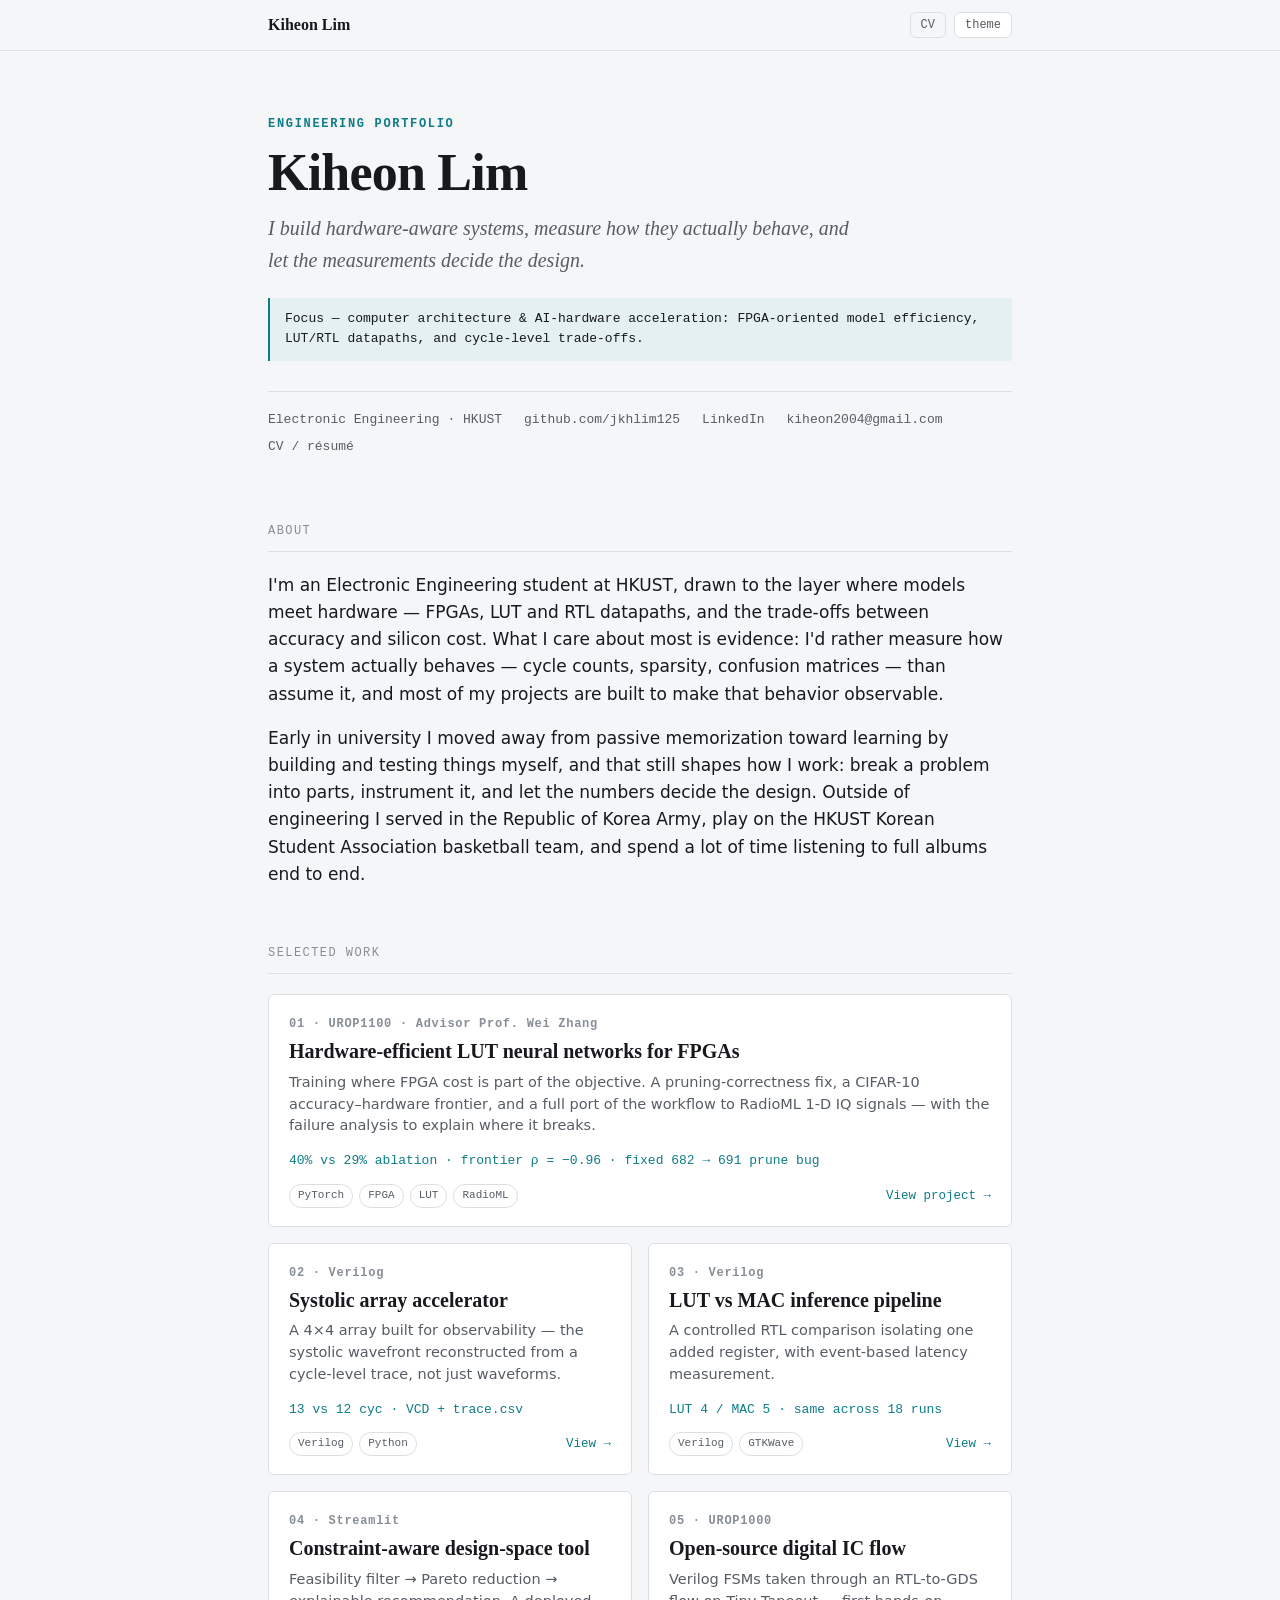
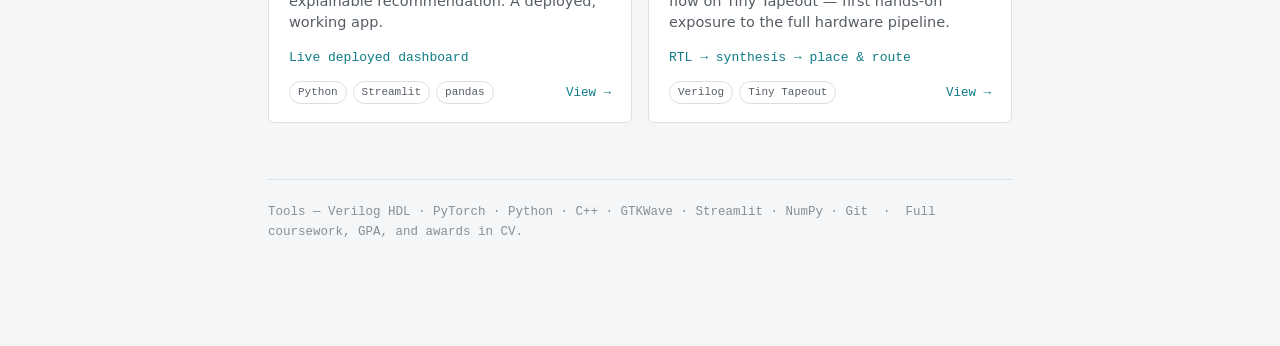
<file: index.html>
<!DOCTYPE html>
<html lang="en">
<head>
  <meta charset="UTF-8" />
  <meta name="viewport" content="width=device-width, initial-scale=1.0" />
  <title>Kiheon Lim — Engineering Portfolio</title>
  <meta name="description" content="Kiheon Lim — HKUST Electronic Engineering. Hardware-aware systems: LUT/FPGA neural networks, RTL accelerators, and cycle-level measurement." />
  <meta name="author" content="Kiheon Lim" />
  <meta name="theme-color" content="#0E7C86" />
  <meta property="og:title" content="Kiheon Lim — Engineering Portfolio" />
  <meta property="og:description" content="Hardware-aware systems: LUT/FPGA neural networks, RTL accelerators, and cycle-level measurement." />
  <meta property="og:type" content="website" />
  <meta property="og:url" content="https://jkhlim125.github.io/" />
  <link rel="stylesheet" href="/styles.css" />
  <script>(function(){try{var t=localStorage.getItem('theme');if(t)document.documentElement.setAttribute('data-theme',t);}catch(e){}})();</script>
</head>
<body>
  <nav class="nav">
    <div class="nav-inner">
      <a class="nav-home" href="/">Kiheon Lim</a>
      <div class="nav-ctrl"><a class="navlink" href="/cv.html">CV</a><button id="themeBtn" type="button" aria-label="Toggle light or dark theme">theme</button></div>
    </div>
  </nav>

  <div class="wrap">
    <header class="hero">
      <div class="eyebrow">Engineering Portfolio</div>
      <h1>Kiheon&nbsp;Lim</h1>
      <p class="tagline">I build hardware-aware systems, measure how they actually behave, and let the measurements decide the design.</p>
      <div class="focus-line">Focus — computer architecture &amp; AI-hardware acceleration: FPGA-oriented model efficiency, LUT/RTL datapaths, and cycle-level trade-offs.</div>
      <div class="meta">
        <span>Electronic Engineering · HKUST</span>
        <a href="https://github.com/jkhlim125">github.com/jkhlim125</a>
        <a href="https://www.linkedin.com/in/kiheon-lim-67a047383">LinkedIn</a>
        <a href="mailto:kiheon2004@gmail.com">kiheon2004@gmail.com</a>
        <a href="/cv.html">CV / résumé</a>
      </div>
    </header>

    <div class="section-label">About</div>
    <div class="about">
      <p>I'm an Electronic Engineering student at HKUST, drawn to the layer where models meet hardware — FPGAs, LUT and RTL datapaths, and the trade-offs between accuracy and silicon cost. What I care about most is evidence: I'd rather measure how a system actually behaves — cycle counts, sparsity, confusion matrices — than assume it, and most of my projects are built to make that behavior observable.</p>
      <p>Early in university I moved away from passive memorization toward learning by building and testing things myself, and that still shapes how I work: break a problem into parts, instrument it, and let the numbers decide the design. Outside of engineering I served in the Republic of Korea Army, play on the HKUST Korean Student Association basketball team, and spend a lot of time listening to full albums end to end.</p>
    </div>

    <div class="section-label">Selected work</div>
    <div class="cards">

      <a class="card featured" href="/projects/lut-fpga-nn.html">
        <span class="c-no">01 · UROP1100 · Advisor Prof. Wei Zhang</span>
        <h3>Hardware-efficient LUT neural networks for FPGAs</h3>
        <p class="c-desc">Training where FPGA cost is part of the objective. A pruning-correctness fix, a CIFAR-10 accuracy–hardware frontier, and a full port of the workflow to RadioML 1-D IQ signals — with the failure analysis to explain where it breaks.</p>
        <div class="c-stat">40% vs 29% ablation · frontier ρ = −0.96 · fixed 682 → 691 prune bug</div>
        <div class="c-foot">
          <div class="tags"><span class="tag">PyTorch</span><span class="tag">FPGA</span><span class="tag">LUT</span><span class="tag">RadioML</span></div>
          <span class="go">View project →</span>
        </div>
      </a>

      <a class="card" href="/projects/systolic-array.html">
        <span class="c-no">02 · Verilog</span>
        <h3>Systolic array accelerator</h3>
        <p class="c-desc">A 4×4 array built for observability — the systolic wavefront reconstructed from a cycle-level trace, not just waveforms.</p>
        <div class="c-stat">13 vs 12 cyc · VCD + trace.csv</div>
        <div class="c-foot">
          <div class="tags"><span class="tag">Verilog</span><span class="tag">Python</span></div>
          <span class="go">View →</span>
        </div>
      </a>

      <a class="card" href="/projects/lut-vs-mac.html">
        <span class="c-no">03 · Verilog</span>
        <h3>LUT vs MAC inference pipeline</h3>
        <p class="c-desc">A controlled RTL comparison isolating one added register, with event-based latency measurement.</p>
        <div class="c-stat">LUT 4 / MAC 5 · same across 18 runs</div>
        <div class="c-foot">
          <div class="tags"><span class="tag">Verilog</span><span class="tag">GTKWave</span></div>
          <span class="go">View →</span>
        </div>
      </a>

      <a class="card" href="/projects/decision-tool.html">
        <span class="c-no">04 · Streamlit</span>
        <h3>Constraint-aware design-space tool</h3>
        <p class="c-desc">Feasibility filter → Pareto reduction → explainable recommendation. A deployed, working app.</p>
        <div class="c-stat">Live deployed dashboard</div>
        <div class="c-foot">
          <div class="tags"><span class="tag">Python</span><span class="tag">Streamlit</span><span class="tag">pandas</span></div>
          <span class="go">View →</span>
        </div>
      </a>

      <a class="card" href="/projects/foundation.html">
        <span class="c-no">05 · UROP1000</span>
        <h3>Open-source digital IC flow</h3>
        <p class="c-desc">Verilog FSMs taken through an RTL-to-GDS flow on Tiny Tapeout — first hands-on exposure to the full hardware pipeline.</p>
        <div class="c-stat">RTL → synthesis → place &amp; route</div>
        <div class="c-foot">
          <div class="tags"><span class="tag">Verilog</span><span class="tag">Tiny Tapeout</span></div>
          <span class="go">View →</span>
        </div>
      </a>

    </div>

    <footer class="site">
      Tools — Verilog HDL · PyTorch · Python · C++ · GTKWave · Streamlit · NumPy · Git &nbsp;·&nbsp; Full coursework, GPA, and awards in CV.
    </footer>
  </div>

  <script src="/script.js"></script>
</body>
</html>
</file>
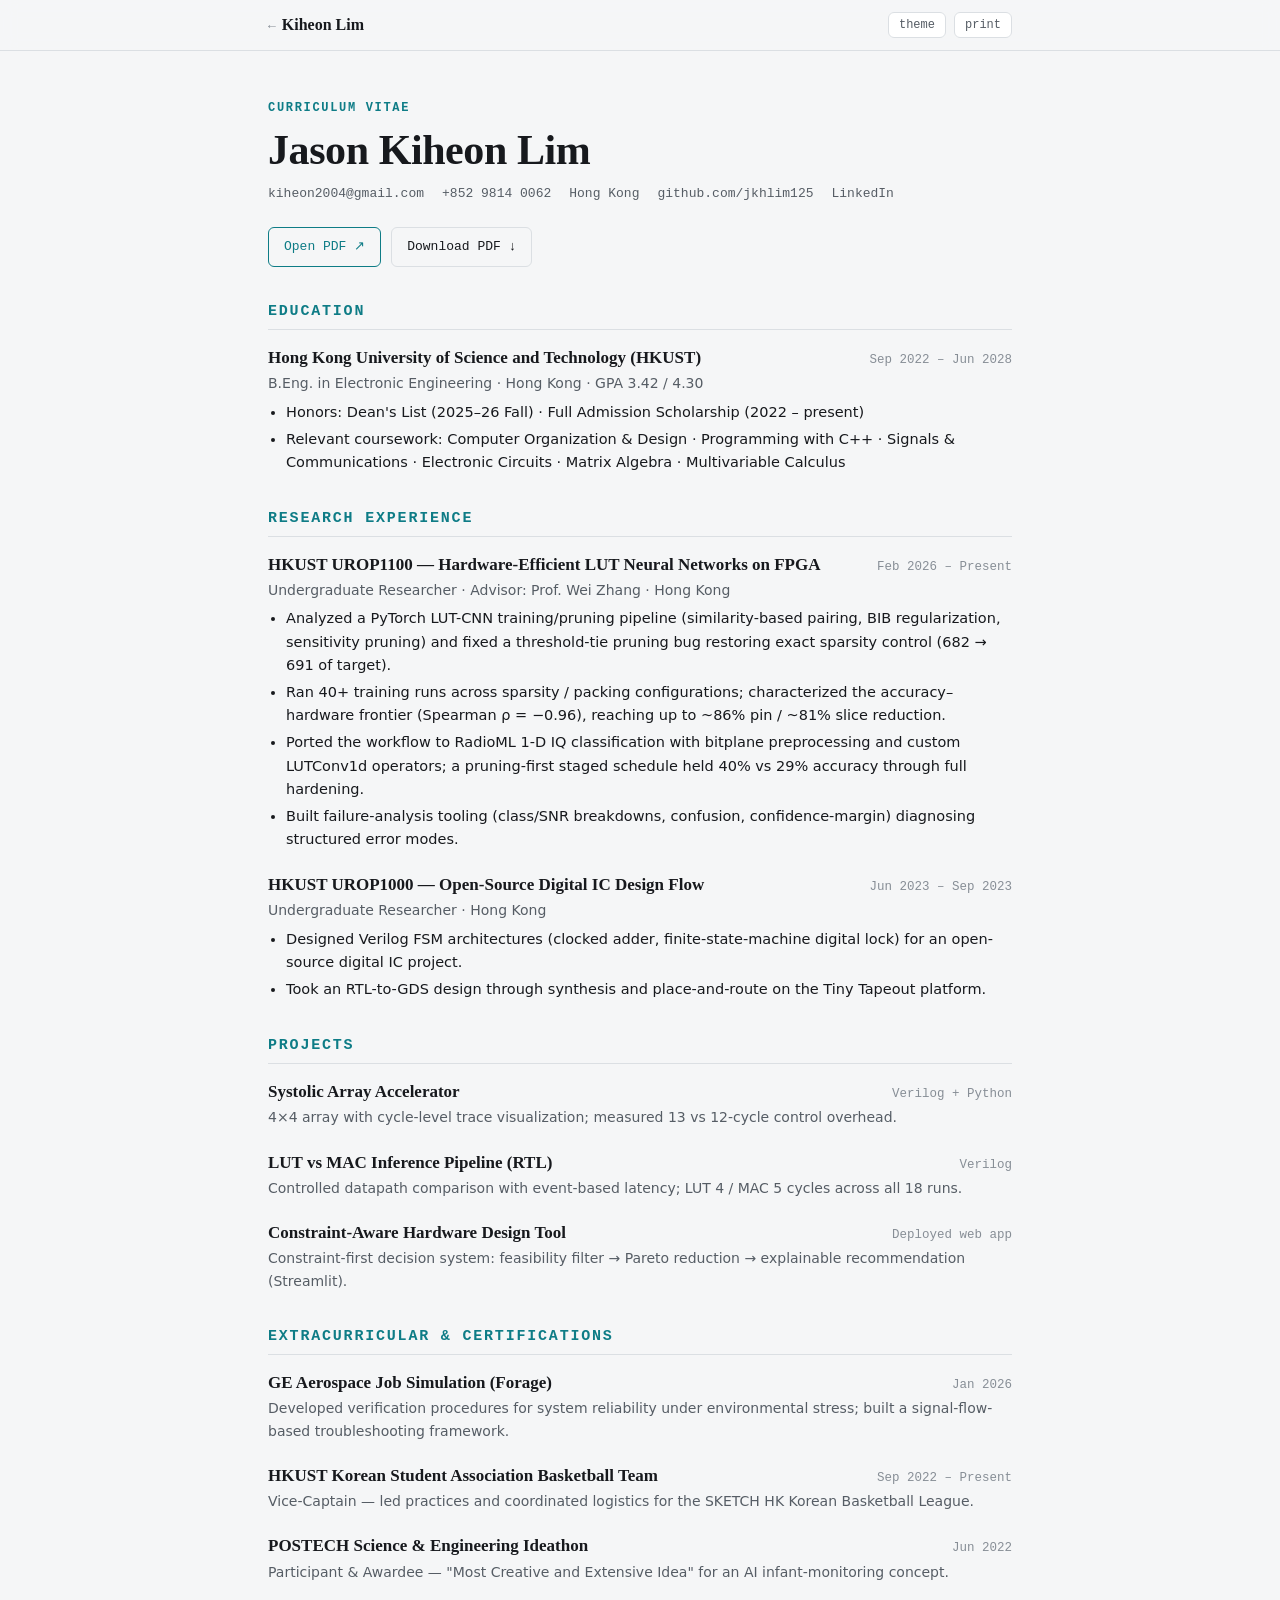
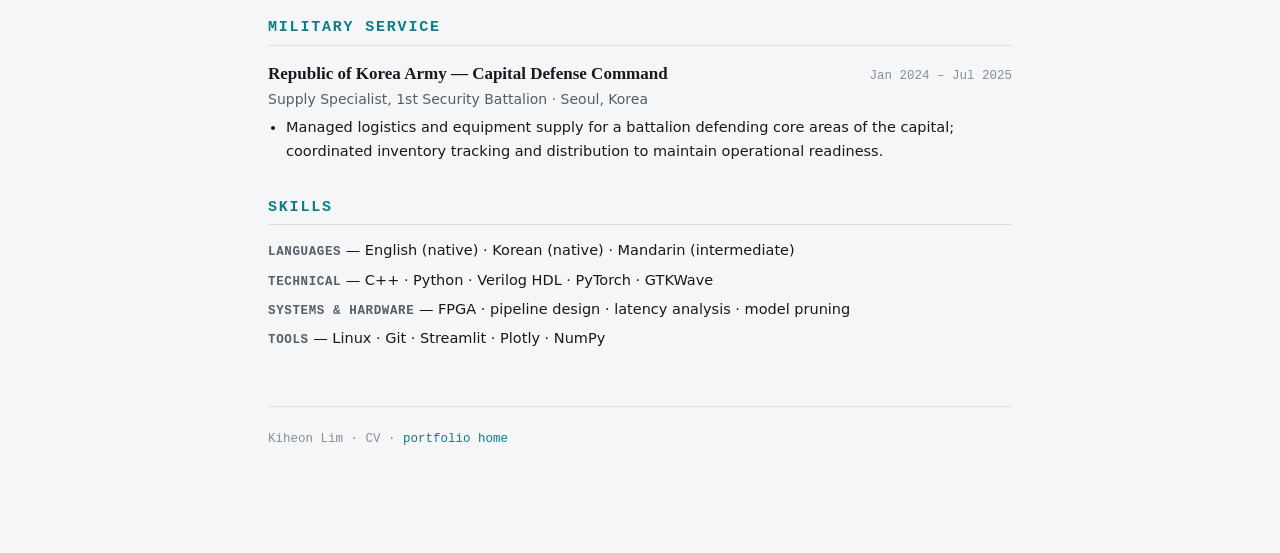
<file: cv.html>
<!DOCTYPE html>
<html lang="en">
<head>
  <meta charset="UTF-8" />
  <meta name="viewport" content="width=device-width, initial-scale=1.0" />
  <title>Kiheon Lim — CV</title>
  <meta name="description" content="Curriculum vitae of Kiheon Lim — HKUST Electronic Engineering; hardware-aware neural networks and RTL design." />
  <meta name="theme-color" content="#0E7C86" />
  <link rel="stylesheet" href="/styles.css" />
  <script>(function(){try{var t=localStorage.getItem('theme');if(t)document.documentElement.setAttribute('data-theme',t);}catch(e){}})();</script>
  <style>
    .cv { padding-top:48px; }
    .cv-head h1 { font-size:clamp(30px,6vw,42px); margin:8px 0 8px; letter-spacing:-.01em; }
    .cv-contact { font-family:var(--mono); font-size:13px; color:var(--muted); display:flex; flex-wrap:wrap; gap:4px 18px; }
    .cv-contact a { color:var(--muted); }
    .cv-contact a:hover { color:var(--accent); }
    .cv-actions { display:flex; gap:10px; margin:22px 0 8px; flex-wrap:wrap; }
    .cv-actions a { font-family:var(--mono); font-size:13px; border:1px solid var(--rule); border-radius:6px; padding:9px 15px; color:var(--ink); }
    .cv-actions a.primary { border-color:var(--accent); color:var(--accent); }
    .cv-actions a:hover { border-color:var(--accent); color:var(--accent); }
    .cv-sec { margin-top:36px; }
    .cv-sec > h2 { font-size:15px; font-family:var(--mono); text-transform:uppercase; letter-spacing:.12em; color:var(--accent); margin:0 0 14px; padding-bottom:8px; border-bottom:1px solid var(--rule); }
    .cv-item { margin-bottom:20px; }
    .cv-row { display:flex; justify-content:space-between; gap:16px; align-items:baseline; }
    .cv-title { font-family:var(--serif); font-weight:600; font-size:17px; }
    .cv-date { font-family:var(--mono); font-size:12.5px; color:var(--faint); white-space:nowrap; }
    .cv-sub { font-size:14px; color:var(--muted); margin:1px 0 6px; }
    .cv-item ul { margin:6px 0 0; padding-left:18px; }
    .cv-item li { margin-bottom:4px; font-size:14.5px; }
    .cv-skills div { margin-bottom:6px; font-size:14.5px; }
    .cv-skills b { font-family:var(--mono); font-size:12.5px; text-transform:uppercase; letter-spacing:.05em; color:var(--muted); }
    @media print {
      @page { size:A4; margin:14mm 15mm; }
      .cv { padding-top:0; }
      .cv-actions { display:none; }
      .cv-sec { margin-top:20px; page-break-inside:avoid; }
      .cv-item { margin-bottom:12px; }
      body { font-size:10.5pt; }
    }
  </style>
</head>
<body>
  <nav class="nav">
    <div class="nav-inner">
      <a class="nav-home" href="/"><span class="back">←</span>Kiheon Lim</a>
      <div class="nav-ctrl">
        <button id="themeBtn" type="button" aria-label="Toggle light or dark theme">theme</button>
        <button id="printBtn" type="button" aria-label="Print or save as PDF">print</button>
      </div>
    </div>
  </nav>

  <div class="wrap">
    <section class="cv">
      <header class="cv-head">
        <div class="eyebrow">Curriculum Vitae</div>
        <h1>Jason Kiheon&nbsp;Lim</h1>
        <div class="cv-contact">
          <a href="mailto:kiheon2004@gmail.com">kiheon2004@gmail.com</a>
          <span>+852 9814 0062</span>
          <span>Hong Kong</span>
          <a href="https://github.com/jkhlim125">github.com/jkhlim125</a>
          <a href="https://www.linkedin.com/in/kiheon-lim-67a047383">LinkedIn</a>
        </div>
        <div class="cv-actions">
          <a class="primary" href="/Kiheon_Lim_CV.pdf" target="_blank" rel="noopener">Open PDF ↗</a>
          <a href="/Kiheon_Lim_CV.pdf" download>Download PDF ↓</a>
        </div>
      </header>

      <div class="cv-sec">
        <h2>Education</h2>
        <div class="cv-item">
          <div class="cv-row"><span class="cv-title">Hong Kong University of Science and Technology (HKUST)</span><span class="cv-date">Sep 2022 – Jun 2028</span></div>
          <div class="cv-sub">B.Eng. in Electronic Engineering · Hong Kong · GPA 3.42 / 4.30</div>
          <ul>
            <li>Honors: Dean's List (2025–26 Fall) · Full Admission Scholarship (2022 – present)</li>
            <li>Relevant coursework: Computer Organization &amp; Design · Programming with C++ · Signals &amp; Communications · Electronic Circuits · Matrix Algebra · Multivariable Calculus</li>
          </ul>
        </div>
      </div>

      <div class="cv-sec">
        <h2>Research Experience</h2>
        <div class="cv-item">
          <div class="cv-row"><span class="cv-title">HKUST UROP1100 — Hardware-Efficient LUT Neural Networks on FPGA</span><span class="cv-date">Feb 2026 – Present</span></div>
          <div class="cv-sub">Undergraduate Researcher · Advisor: Prof. Wei Zhang · Hong Kong</div>
          <ul>
            <li>Analyzed a PyTorch LUT-CNN training/pruning pipeline (similarity-based pairing, BIB regularization, sensitivity pruning) and fixed a threshold-tie pruning bug restoring exact sparsity control (682 → 691 of target).</li>
            <li>Ran 40+ training runs across sparsity / packing configurations; characterized the accuracy–hardware frontier (Spearman ρ = −0.96), reaching up to ~86% pin / ~81% slice reduction.</li>
            <li>Ported the workflow to RadioML 1-D IQ classification with bitplane preprocessing and custom LUTConv1d operators; a pruning-first staged schedule held 40% vs 29% accuracy through full hardening.</li>
            <li>Built failure-analysis tooling (class/SNR breakdowns, confusion, confidence-margin) diagnosing structured error modes.</li>
          </ul>
        </div>
        <div class="cv-item">
          <div class="cv-row"><span class="cv-title">HKUST UROP1000 — Open-Source Digital IC Design Flow</span><span class="cv-date">Jun 2023 – Sep 2023</span></div>
          <div class="cv-sub">Undergraduate Researcher · Hong Kong</div>
          <ul>
            <li>Designed Verilog FSM architectures (clocked adder, finite-state-machine digital lock) for an open-source digital IC project.</li>
            <li>Took an RTL-to-GDS design through synthesis and place-and-route on the Tiny Tapeout platform.</li>
          </ul>
        </div>
      </div>

      <div class="cv-sec">
        <h2>Projects</h2>
        <div class="cv-item">
          <div class="cv-row"><span class="cv-title">Systolic Array Accelerator</span><span class="cv-date">Verilog + Python</span></div>
          <div class="cv-sub">4×4 array with cycle-level trace visualization; measured 13 vs 12-cycle control overhead.</div>
        </div>
        <div class="cv-item">
          <div class="cv-row"><span class="cv-title">LUT vs MAC Inference Pipeline (RTL)</span><span class="cv-date">Verilog</span></div>
          <div class="cv-sub">Controlled datapath comparison with event-based latency; LUT 4 / MAC 5 cycles across all 18 runs.</div>
        </div>
        <div class="cv-item">
          <div class="cv-row"><span class="cv-title">Constraint-Aware Hardware Design Tool</span><span class="cv-date">Deployed web app</span></div>
          <div class="cv-sub">Constraint-first decision system: feasibility filter → Pareto reduction → explainable recommendation (Streamlit).</div>
        </div>
      </div>

      <div class="cv-sec">
        <h2>Extracurricular &amp; Certifications</h2>
        <div class="cv-item">
          <div class="cv-row"><span class="cv-title">GE Aerospace Job Simulation (Forage)</span><span class="cv-date">Jan 2026</span></div>
          <div class="cv-sub">Developed verification procedures for system reliability under environmental stress; built a signal-flow-based troubleshooting framework.</div>
        </div>
        <div class="cv-item">
          <div class="cv-row"><span class="cv-title">HKUST Korean Student Association Basketball Team</span><span class="cv-date">Sep 2022 – Present</span></div>
          <div class="cv-sub">Vice-Captain — led practices and coordinated logistics for the SKETCH HK Korean Basketball League.</div>
        </div>
        <div class="cv-item">
          <div class="cv-row"><span class="cv-title">POSTECH Science &amp; Engineering Ideathon</span><span class="cv-date">Jun 2022</span></div>
          <div class="cv-sub">Participant &amp; Awardee — "Most Creative and Extensive Idea" for an AI infant-monitoring concept.</div>
        </div>
      </div>

      <div class="cv-sec">
        <h2>Military Service</h2>
        <div class="cv-item">
          <div class="cv-row"><span class="cv-title">Republic of Korea Army — Capital Defense Command</span><span class="cv-date">Jan 2024 – Jul 2025</span></div>
          <div class="cv-sub">Supply Specialist, 1st Security Battalion · Seoul, Korea</div>
          <ul>
            <li>Managed logistics and equipment supply for a battalion defending core areas of the capital; coordinated inventory tracking and distribution to maintain operational readiness.</li>
          </ul>
        </div>
      </div>

      <div class="cv-sec cv-skills">
        <h2>Skills</h2>
        <div><b>Languages</b> — English (native) · Korean (native) · Mandarin (intermediate)</div>
        <div><b>Technical</b> — C++ · Python · Verilog HDL · PyTorch · GTKWave</div>
        <div><b>Systems &amp; hardware</b> — FPGA · pipeline design · latency analysis · model pruning</div>
        <div><b>Tools</b> — Linux · Git · Streamlit · Plotly · NumPy</div>
      </div>

      <footer class="site">Kiheon Lim · CV · <a href="/">portfolio home</a></footer>
    </section>
  </div>
  <script src="/script.js"></script>
</body>
</html>
</file>
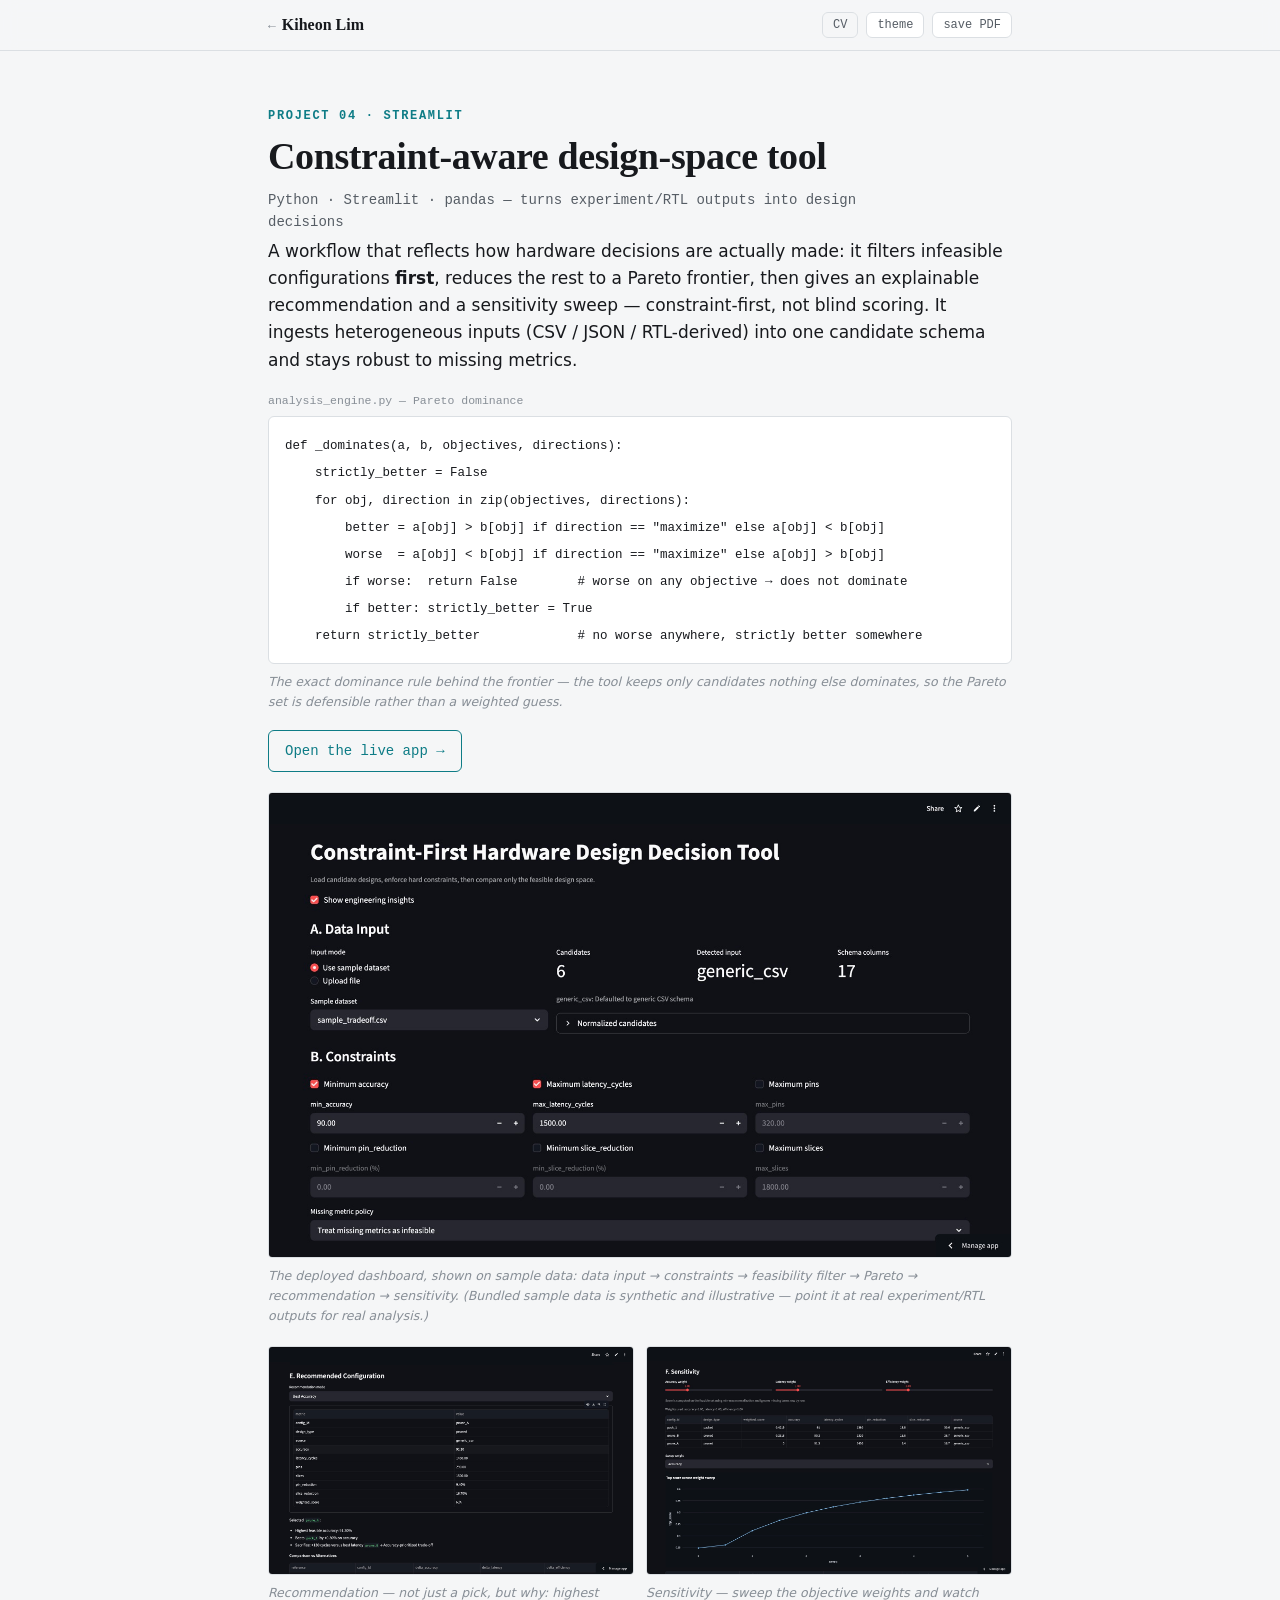
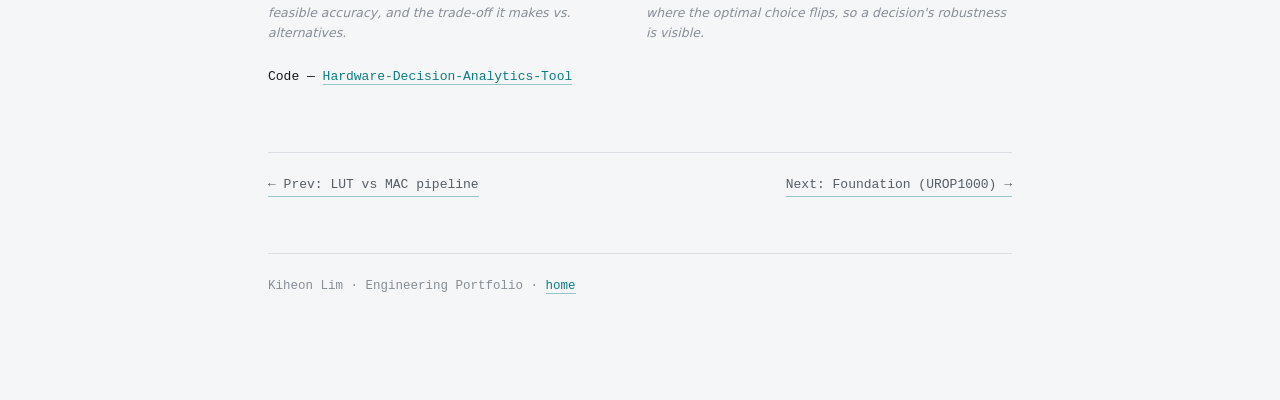
<file: projects/decision-tool.html>
<!DOCTYPE html>
<html lang="en">
<head>
  <meta charset="UTF-8" />
  <meta name="viewport" content="width=device-width, initial-scale=1.0" />
  <title>Constraint-aware design-space tool — Kiheon Lim</title>
  <meta name="description" content="A deployed Streamlit tool that turns experiment/RTL outputs into design decisions: feasibility filter → Pareto → explainable recommendation." />
  <meta name="theme-color" content="#0E7C86" />
  <meta property="og:title" content="Constraint-aware design-space tool" />
  <meta property="og:description" content="Deployed constraint-first decision dashboard: feasibility → Pareto → recommendation → sensitivity." />
  <link rel="stylesheet" href="/styles.css" />
  <script>(function(){try{var t=localStorage.getItem('theme');if(t)document.documentElement.setAttribute('data-theme',t);}catch(e){}})();</script>
</head>
<body>
  <nav class="nav">
    <div class="nav-inner">
      <a class="nav-home" href="/"><span class="back">←</span>Kiheon Lim</a>
      <div class="nav-ctrl"><a class="navlink" href="/cv.html">CV</a>
        <button id="themeBtn" type="button" aria-label="Toggle light or dark theme">theme</button>
        <button id="printBtn" type="button" aria-label="Save as PDF">save PDF</button>
      </div>
    </div>
  </nav>

  <div class="wrap content">
    <header class="proj-header">
      <div class="eyebrow">Project 04 · Streamlit</div>
      <h1>Constraint-aware design-space tool</h1>
      <p class="lede">Python · Streamlit · pandas — turns experiment/RTL outputs into design decisions</p>
    </header>

    <p>A workflow that reflects how hardware decisions are actually made: it filters infeasible configurations <strong>first</strong>, reduces the rest to a Pareto frontier, then gives an explainable recommendation and a sensitivity sweep — constraint-first, not blind scoring. It ingests heterogeneous inputs (CSV / JSON / RTL-derived) into one candidate schema and stays robust to missing metrics.</p>

    <div class="code">
      <div class="fname">analysis_engine.py — Pareto dominance</div>
      <pre class="snippet"><code>def _dominates(a, b, objectives, directions):
    strictly_better = False
    for obj, direction in zip(objectives, directions):
        better = a[obj] &gt; b[obj] if direction == "maximize" else a[obj] &lt; b[obj]
        worse  = a[obj] &lt; b[obj] if direction == "maximize" else a[obj] &gt; b[obj]
        if worse:  return False        # worse on any objective → does not dominate
        if better: strictly_better = True
    return strictly_better             # no worse anywhere, strictly better somewhere</code></pre>
      <div class="cap">The exact dominance rule behind the frontier — the tool keeps only candidates nothing else dominates, so the Pareto set is defensible rather than a weighted guess.</div>
    </div>

    <p style="margin:18px 0;">
      <a href="https://hardware-aware-neural-network-trade-off-analysis-dashboard-esw.streamlit.app" style="font-family:var(--mono);font-size:14px;border:1px solid var(--accent);border-radius:6px;padding:9px 16px;display:inline-block;">Open the live app →</a>
    </p>

    <figure>
      <img class="fig-img" src="/assets/tool_ui.jpg" alt="Screenshot of the deployed Streamlit decision tool showing data input, constraints, and the feasible-candidate view" />
      <figcaption>The deployed dashboard, shown on sample data: data input → constraints → feasibility filter → Pareto → recommendation → sensitivity. (Bundled sample data is synthetic and illustrative — point it at real experiment/RTL outputs for real analysis.)</figcaption>
    </figure>

    <div class="fig-2">
      <figure style="margin:0;">
        <img class="fig-img" src="/assets/tool_recommend.jpg" alt="Recommendation panel selecting a configuration with an explicit explanation of why it was chosen and what trade-off it makes" />
        <figcaption>Recommendation — not just a pick, but why: highest feasible accuracy, and the trade-off it makes vs. alternatives.</figcaption>
      </figure>
      <figure style="margin:0;">
        <img class="fig-img" src="/assets/tool_sensitivity.jpg" alt="Sensitivity view with accuracy, latency, and efficiency weight sliders and a curve of the top score across a weight sweep" />
        <figcaption>Sensitivity — sweep the objective weights and watch where the optimal choice flips, so a decision's robustness is visible.</figcaption>
      </figure>
    </div>

    <p style="margin-top:24px;font-family:var(--mono);font-size:13px;">Code — <a href="https://github.com/jkhlim125/Hardware-Decision-Analytics-Tool">Hardware-Decision-Analytics-Tool</a></p>

    <div class="prevnext">
      <a href="/projects/lut-vs-mac.html">← Prev: LUT vs MAC pipeline</a>
      <a href="/projects/foundation.html">Next: Foundation (UROP1000) →</a>
    </div>
    <footer class="site">Kiheon Lim · Engineering Portfolio · <a href="/">home</a></footer>
  </div>
  <script src="/script.js"></script>
</body>
</html>
</file>
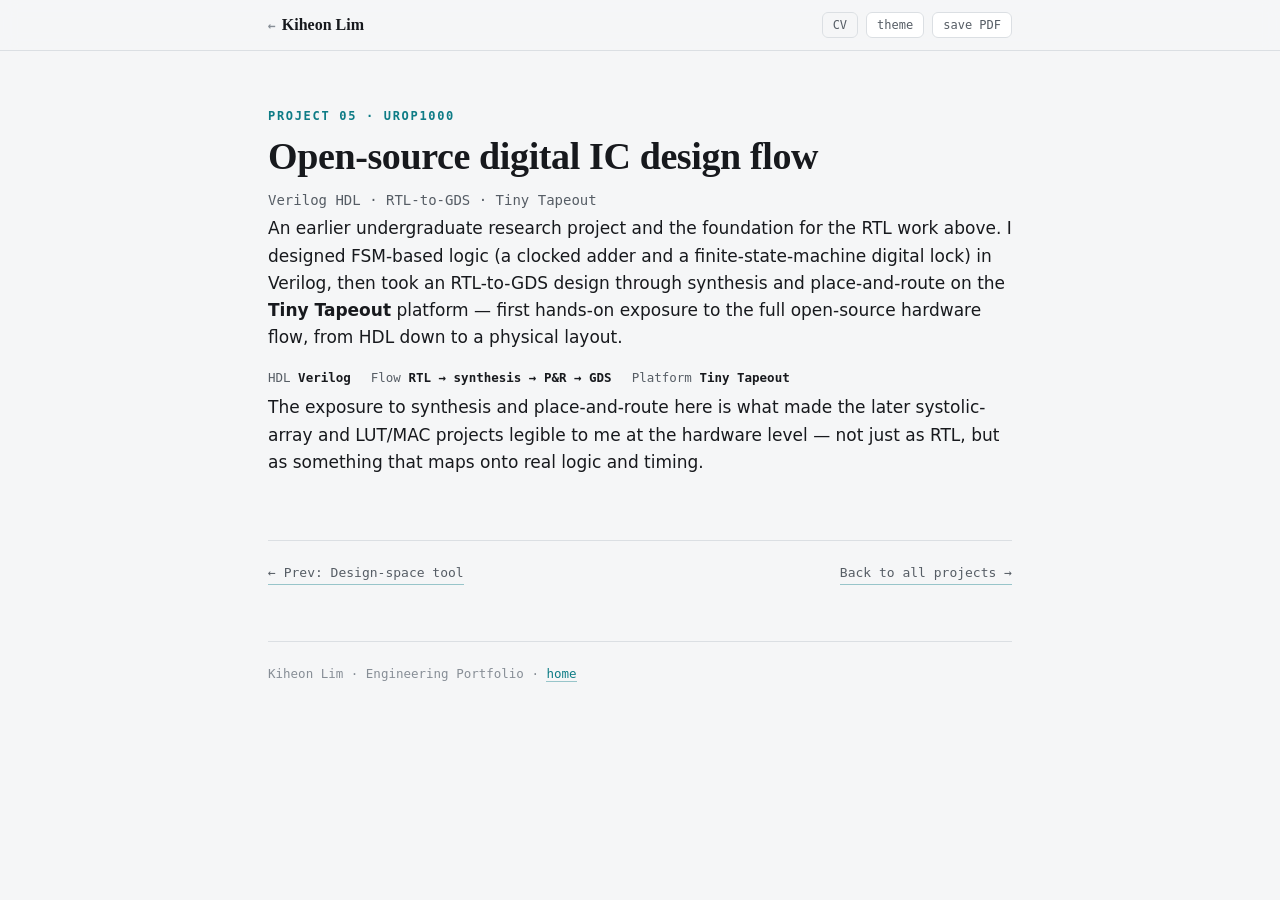
<file: projects/foundation.html>
<!DOCTYPE html>
<html lang="en">
<head>
  <meta charset="UTF-8" />
  <meta name="viewport" content="width=device-width, initial-scale=1.0" />
  <title>Open-source digital IC flow (UROP1000) — Kiheon Lim</title>
  <meta name="description" content="Verilog FSMs taken through an RTL-to-GDS flow on Tiny Tapeout — first hands-on exposure to the full hardware pipeline." />
  <meta name="theme-color" content="#0E7C86" />
  <meta property="og:title" content="Open-source digital IC flow (UROP1000)" />
  <link rel="stylesheet" href="/styles.css" />
  <script>(function(){try{var t=localStorage.getItem('theme');if(t)document.documentElement.setAttribute('data-theme',t);}catch(e){}})();</script>
</head>
<body>
  <nav class="nav">
    <div class="nav-inner">
      <a class="nav-home" href="/"><span class="back">←</span>Kiheon Lim</a>
      <div class="nav-ctrl"><a class="navlink" href="/cv.html">CV</a>
        <button id="themeBtn" type="button" aria-label="Toggle light or dark theme">theme</button>
        <button id="printBtn" type="button" aria-label="Save as PDF">save PDF</button>
      </div>
    </div>
  </nav>

  <div class="wrap content">
    <header class="proj-header">
      <div class="eyebrow">Project 05 · UROP1000</div>
      <h1>Open-source digital IC design flow</h1>
      <p class="lede">Verilog HDL · RTL-to-GDS · Tiny Tapeout</p>
    </header>

    <p>An earlier undergraduate research project and the foundation for the RTL work above. I designed FSM-based logic (a clocked adder and a finite-state-machine digital lock) in Verilog, then took an RTL-to-GDS design through synthesis and place-and-route on the <strong>Tiny Tapeout</strong> platform — first hands-on exposure to the full open-source hardware flow, from HDL down to a physical layout.</p>

    <div class="proj-specs"><span>HDL <b>Verilog</b></span><span>Flow <b>RTL → synthesis → P&amp;R → GDS</b></span><span>Platform <b>Tiny Tapeout</b></span></div>

    <p>The exposure to synthesis and place-and-route here is what made the later systolic-array and LUT/MAC projects legible to me at the hardware level — not just as RTL, but as something that maps onto real logic and timing.</p>

    <div class="prevnext">
      <a href="/projects/decision-tool.html">← Prev: Design-space tool</a>
      <a href="/">Back to all projects →</a>
    </div>
    <footer class="site">Kiheon Lim · Engineering Portfolio · <a href="/">home</a></footer>
  </div>
  <script src="/script.js"></script>
</body>
</html>
</file>
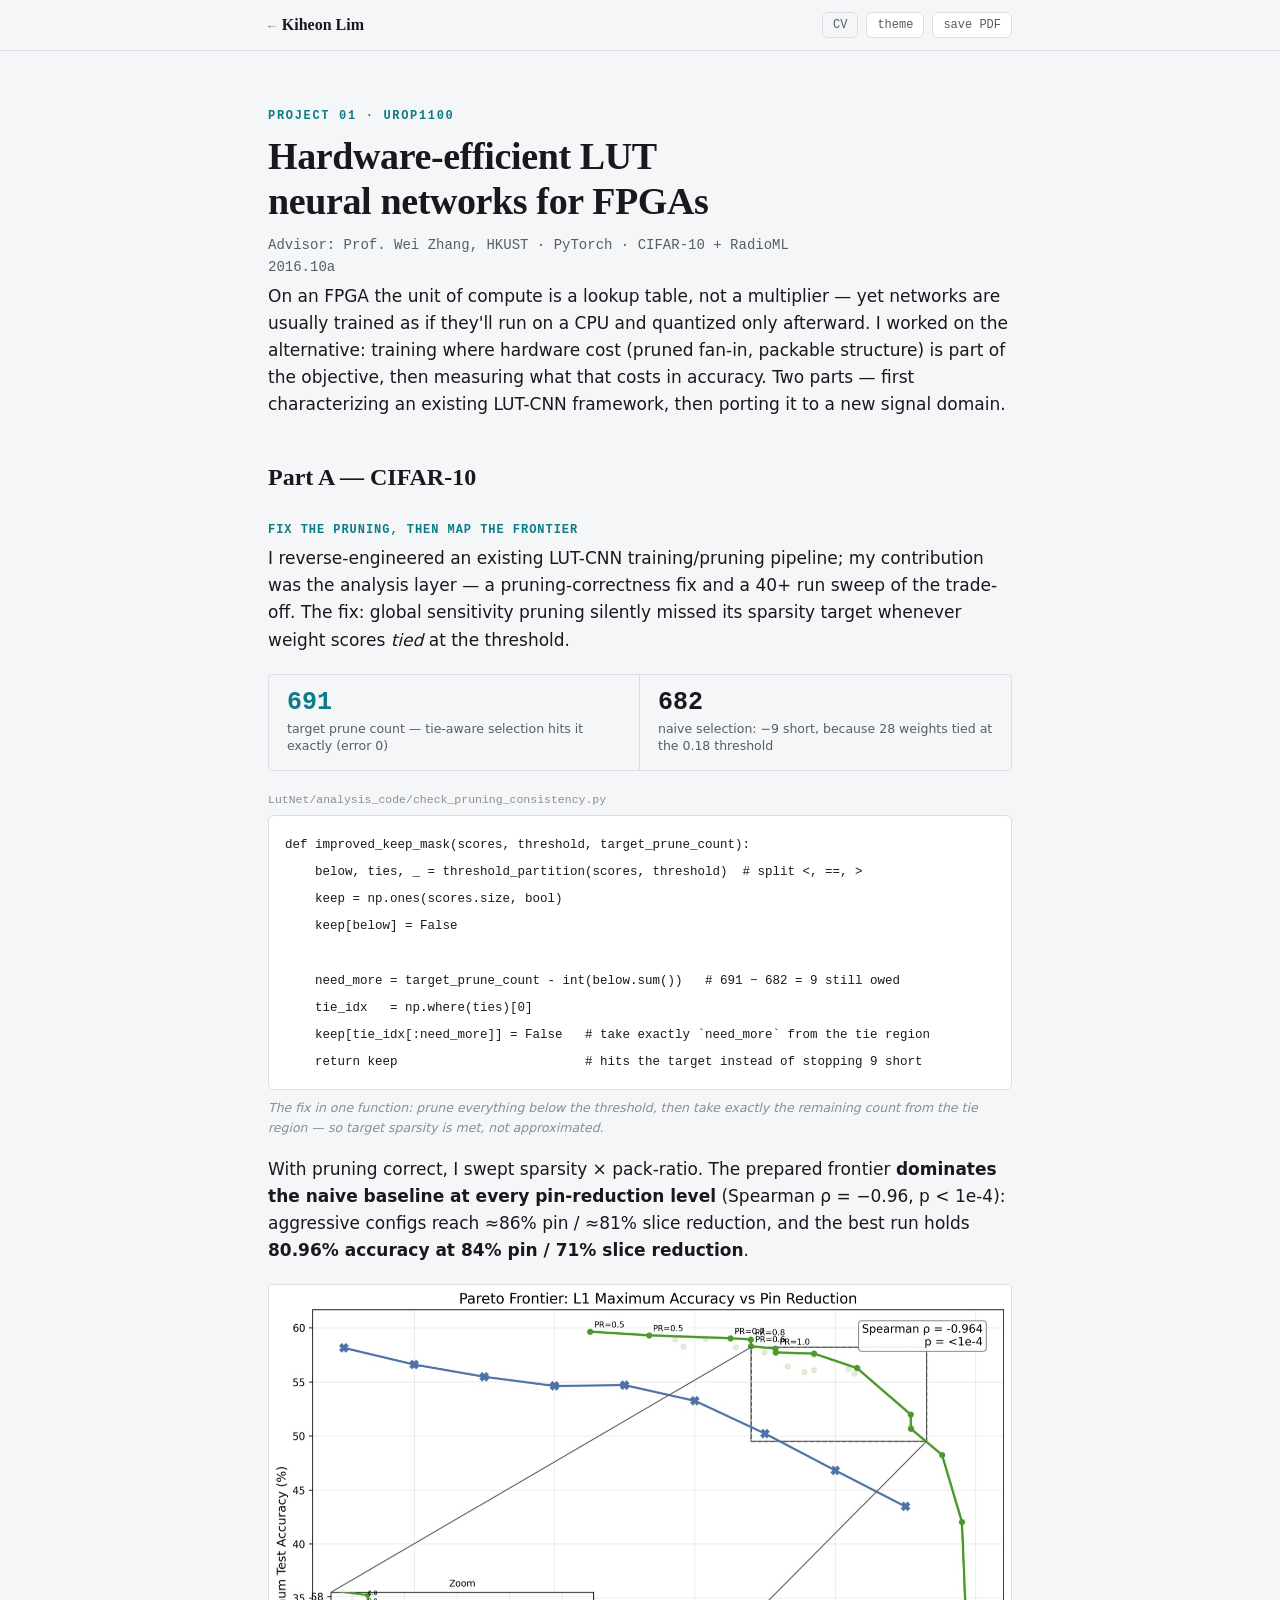
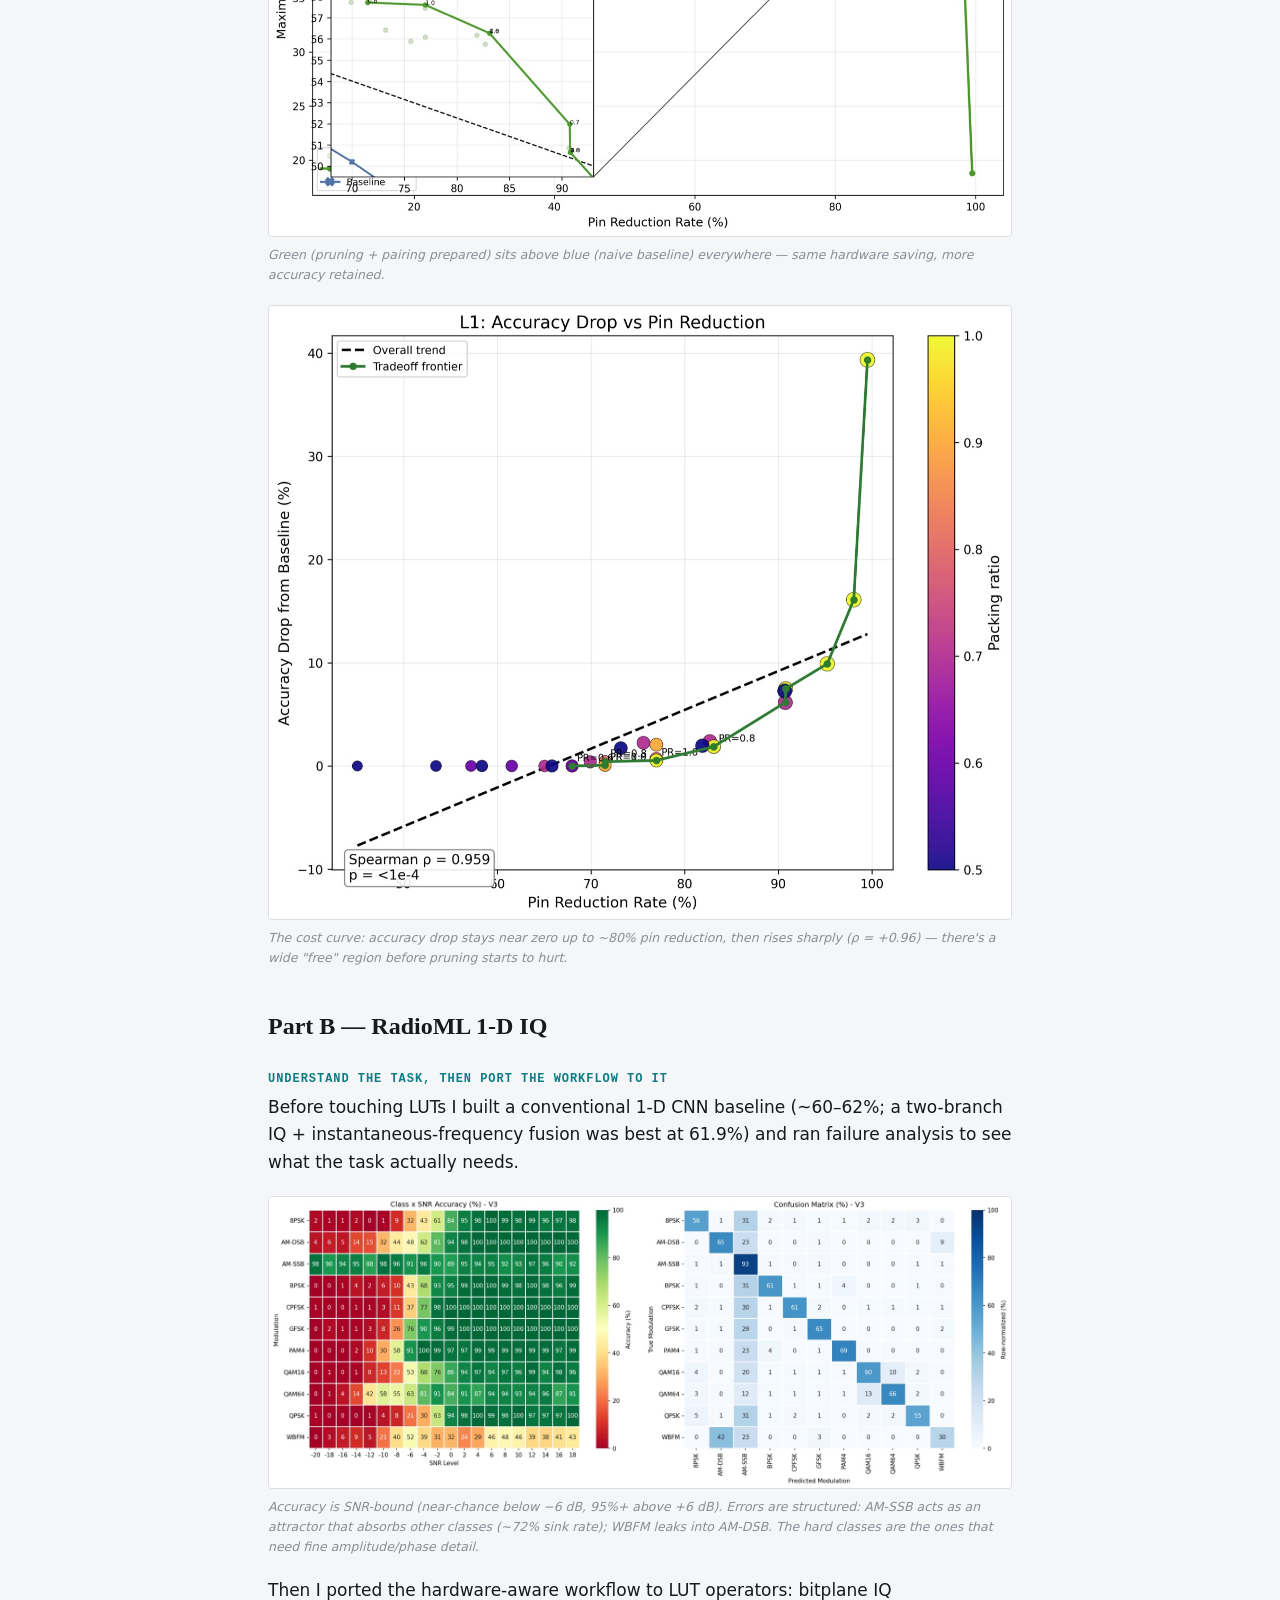
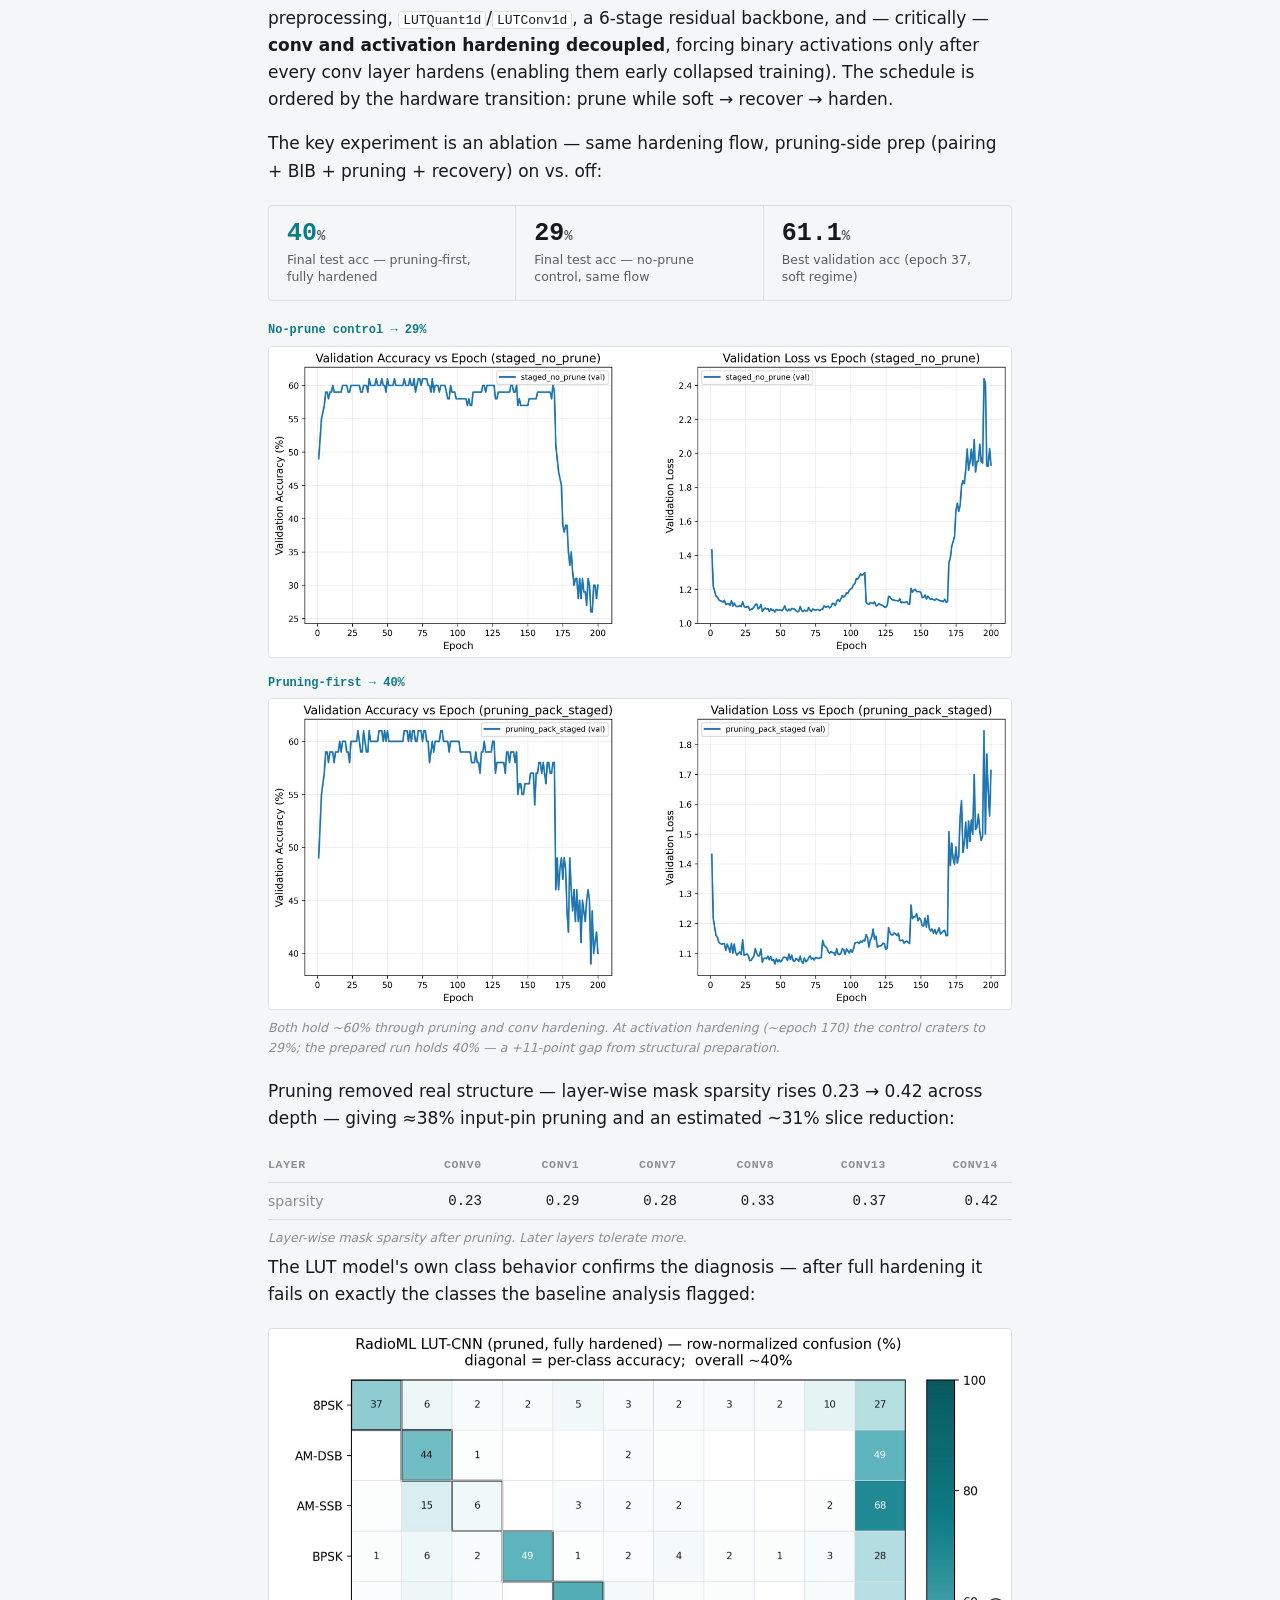
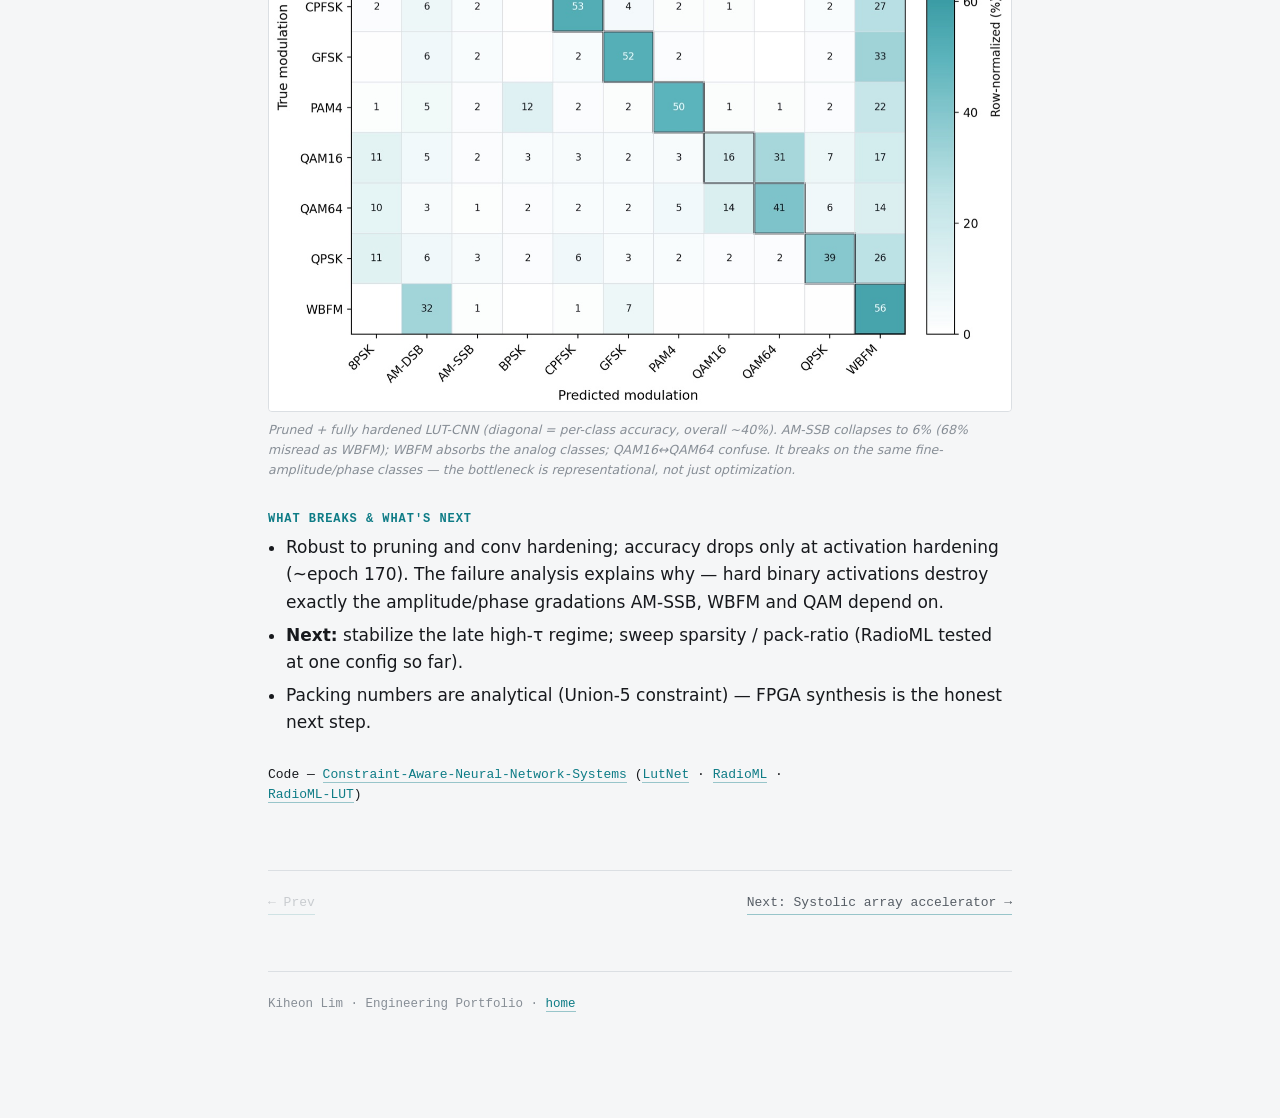
<file: projects/lut-fpga-nn.html>
<!DOCTYPE html>
<html lang="en">
<head>
  <meta charset="UTF-8" />
  <meta name="viewport" content="width=device-width, initial-scale=1.0" />
  <title>Hardware-efficient LUT neural networks for FPGAs — Kiheon Lim</title>
  <meta name="description" content="UROP1100: training LUT-based neural networks where FPGA cost is in the objective. A pruning-correctness fix, a CIFAR-10 accuracy–hardware frontier, and a RadioML 1-D IQ port." />
  <meta name="theme-color" content="#0E7C86" />
  <meta property="og:title" content="Hardware-efficient LUT neural networks for FPGAs" />
  <meta property="og:description" content="Pruning-correctness fix, CIFAR-10 accuracy–hardware frontier, and a RadioML LUT port with failure analysis." />
  <link rel="stylesheet" href="/styles.css" />
  <script>(function(){try{var t=localStorage.getItem('theme');if(t)document.documentElement.setAttribute('data-theme',t);}catch(e){}})();</script>
</head>
<body>
  <nav class="nav">
    <div class="nav-inner">
      <a class="nav-home" href="/"><span class="back">←</span>Kiheon Lim</a>
      <div class="nav-ctrl"><a class="navlink" href="/cv.html">CV</a>
        <button id="themeBtn" type="button" aria-label="Toggle light or dark theme">theme</button>
        <button id="printBtn" type="button" aria-label="Save as PDF">save PDF</button>
      </div>
    </div>
  </nav>

  <div class="wrap content">
    <header class="proj-header">
      <div class="eyebrow">Project 01 · UROP1100</div>
      <h1>Hardware-efficient LUT neural networks for FPGAs</h1>
      <p class="lede">Advisor: Prof. Wei Zhang, HKUST · PyTorch · CIFAR-10 + RadioML 2016.10a</p>
    </header>

    <p>On an FPGA the unit of compute is a lookup table, not a multiplier — yet networks are usually trained as if they'll run on a CPU and quantized only afterward. I worked on the alternative: training where hardware cost (pruned fan-in, packable structure) is part of the objective, then measuring what that costs in accuracy. Two parts — first characterizing an existing LUT-CNN framework, then porting it to a new signal domain.</p>

    <h2>Part A — CIFAR-10</h2>
    <h3 class="blk"><span class="k">Fix the pruning, then map the frontier</span></h3>
    <p>I reverse-engineered an existing LUT-CNN training/pruning pipeline; my contribution was the analysis layer — a pruning-correctness fix and a 40+ run sweep of the trade-off. The fix: global sensitivity pruning silently missed its sparsity target whenever weight scores <em>tied</em> at the threshold.</p>

    <div class="results">
      <div class="r key"><div class="v">691</div><div class="l">target prune count — tie-aware selection hits it exactly (error 0)</div></div>
      <div class="r"><div class="v">682</div><div class="l">naive selection: −9 short, because 28 weights tied at the 0.18 threshold</div></div>
    </div>

    <div class="code">
      <div class="fname">LutNet/analysis_code/check_pruning_consistency.py</div>
      <pre class="snippet"><code>def improved_keep_mask(scores, threshold, target_prune_count):
    below, ties, _ = threshold_partition(scores, threshold)  # split &lt;, ==, &gt;
    keep = np.ones(scores.size, bool)
    keep[below] = False

    need_more = target_prune_count - int(below.sum())   # 691 − 682 = 9 still owed
    tie_idx   = np.where(ties)[0]
    keep[tie_idx[:need_more]] = False   # take exactly `need_more` from the tie region
    return keep                         # hits the target instead of stopping 9 short</code></pre>
      <div class="cap">The fix in one function: prune everything below the threshold, then take exactly the remaining count from the tie region — so target sparsity is met, not approximated.</div>
    </div>

    <p>With pruning correct, I swept sparsity × pack-ratio. The prepared frontier <strong>dominates the naive baseline at every pin-reduction level</strong> (Spearman ρ = −0.96, p &lt; 1e-4): aggressive configs reach ≈86% pin / ≈81% slice reduction, and the best run holds <strong>80.96% accuracy at 84% pin / 71% slice reduction</strong>.</p>
    <figure>
      <img class="fig-img" src="/assets/cifar_pareto.jpg" alt="Pareto frontier of maximum test accuracy versus pin reduction; the green pruning-prepared frontier stays above the blue naive baseline across the whole range" />
      <figcaption>Green (pruning + pairing prepared) sits above blue (naive baseline) everywhere — same hardware saving, more accuracy retained.</figcaption>
    </figure>
    <figure>
      <img class="fig-img" src="/assets/cifar_acc_drop.jpg" alt="Accuracy drop from baseline versus pin reduction rate; the drop stays near zero up to ~80% pin reduction, then rises sharply, with Spearman rho 0.959" />
      <figcaption>The cost curve: accuracy drop stays near zero up to ~80% pin reduction, then rises sharply (ρ = +0.96) — there's a wide "free" region before pruning starts to hurt.</figcaption>
    </figure>

    <h2>Part B — RadioML 1-D IQ</h2>
    <h3 class="blk"><span class="k">Understand the task, then port the workflow to it</span></h3>
    <p>Before touching LUTs I built a conventional 1-D CNN baseline (~60–62%; a two-branch IQ + instantaneous-frequency fusion was best at 61.9%) and ran failure analysis to see what the task actually needs.</p>
    <figure>
      <img class="fig-img" src="/assets/radioml_heatmap.jpg" alt="Left: class-by-SNR accuracy heatmap, red at low SNR turning green above +6 dB. Right: confusion matrix showing AM-SSB absorbing many classes and WBFM leaking into AM-DSB" />
      <figcaption>Accuracy is SNR-bound (near-chance below −6 dB, 95%+ above +6 dB). Errors are structured: AM-SSB acts as an attractor that absorbs other classes (~72% sink rate); WBFM leaks into AM-DSB. The hard classes are the ones that need fine amplitude/phase detail.</figcaption>
    </figure>

    <p>Then I ported the hardware-aware workflow to LUT operators: bitplane IQ preprocessing, <code>LUTQuant1d</code>/<code>LUTConv1d</code>, a 6-stage residual backbone, and — critically — <strong>conv and activation hardening decoupled</strong>, forcing binary activations only after every conv layer hardens (enabling them early collapsed training). The schedule is ordered by the hardware transition: prune while soft → recover → harden.</p>
    <p>The key experiment is an ablation — same hardening flow, pruning-side prep (pairing + BIB + pruning + recovery) on vs. off:</p>
    <div class="results">
      <div class="r key"><div class="v">40<span class="u">%</span></div><div class="l">Final test acc — pruning-first, fully hardened</div></div>
      <div class="r"><div class="v">29<span class="u">%</span></div><div class="l">Final test acc — no-prune control, same flow</div></div>
      <div class="r"><div class="v">61.1<span class="u">%</span></div><div class="l">Best validation acc (epoch 37, soft regime)</div></div>
    </div>
    <figure>
      <div class="fig-col">
        <div><div class="fig-lbl">No-prune control → 29%</div><img class="fig-img" src="/assets/train_control.jpg" alt="Validation accuracy and loss vs epoch for the no-prune control; accuracy plateaus near 60% then collapses to ~29% after epoch 170" /></div>
        <div><div class="fig-lbl">Pruning-first → 40%</div><img class="fig-img" src="/assets/train_pruning.jpg" alt="Validation accuracy and loss vs epoch for the pruning-first run; plateaus near 60% then declines to ~40% after epoch 170" /></div>
      </div>
      <figcaption>Both hold ~60% through pruning and conv hardening. At activation hardening (~epoch 170) the control craters to 29%; the prepared run holds 40% — a +11-point gap from structural preparation.</figcaption>
    </figure>
    <p>Pruning removed real structure — layer-wise mask sparsity rises 0.23 → 0.42 across depth — giving ≈38% input-pin pruning and an estimated ~31% slice reduction:</p>
    <div class="tbl-scroll">
      <table>
        <caption>Layer-wise mask sparsity after pruning. Later layers tolerate more.</caption>
        <thead><tr><th>Layer</th><th class="num">conv0</th><th class="num">conv1</th><th class="num">conv7</th><th class="num">conv8</th><th class="num">conv13</th><th class="num">conv14</th></tr></thead>
        <tbody><tr><td class="t" style="color:var(--faint)">sparsity</td><td class="num">0.23</td><td class="num">0.29</td><td class="num">0.28</td><td class="num">0.33</td><td class="num">0.37</td><td class="num">0.42</td></tr></tbody>
      </table>
    </div>

    <p>The LUT model's own class behavior confirms the diagnosis — after full hardening it fails on exactly the classes the baseline analysis flagged:</p>
    <figure>
      <img class="fig-img" src="/assets/lut_confusion.jpg" alt="Row-normalized confusion matrix for the pruned, fully hardened RadioML LUT-CNN; AM-SSB collapses to 6 percent with 68 percent misread as WBFM, and the WBFM column absorbs the analog classes" />
      <figcaption>Pruned + fully hardened LUT-CNN (diagonal = per-class accuracy, overall ~40%). AM-SSB collapses to 6% (68% misread as WBFM); WBFM absorbs the analog classes; QAM16↔QAM64 confuse. It breaks on the same fine-amplitude/phase classes — the bottleneck is representational, not just optimization.</figcaption>
    </figure>

    <h3 class="blk"><span class="k">What breaks &amp; what's next</span></h3>
    <ul class="tight">
      <li>Robust to pruning and conv hardening; accuracy drops only at activation hardening (~epoch 170). The failure analysis explains why — hard binary activations destroy exactly the amplitude/phase gradations AM-SSB, WBFM and QAM depend on.</li>
      <li><strong>Next:</strong> stabilize the late high-τ regime; sweep sparsity / pack-ratio (RadioML tested at one config so far).</li>
      <li>Packing numbers are analytical (Union-5 constraint) — FPGA synthesis is the honest next step.</li>
    </ul>

    <p style="margin-top:28px;font-family:var(--mono);font-size:13px;">
      Code — <a href="https://github.com/jkhlim125/Constraint-Aware-Neural-Network-Systems">Constraint-Aware-Neural-Network-Systems</a>
      (<a href="https://github.com/jkhlim125/Constraint-Aware-Neural-Network-Systems/tree/main/LutNet">LutNet</a> ·
      <a href="https://github.com/jkhlim125/Constraint-Aware-Neural-Network-Systems/tree/main/RadioML">RadioML</a> ·
      <a href="https://github.com/jkhlim125/Constraint-Aware-Neural-Network-Systems/tree/main/RadioML-LUT">RadioML-LUT</a>)
    </p>

    <div class="prevnext">
      <a class="disabled" aria-disabled="true">← Prev</a>
      <a href="/projects/systolic-array.html">Next: Systolic array accelerator →</a>
    </div>

    <footer class="site">Kiheon Lim · Engineering Portfolio · <a href="/">home</a></footer>
  </div>

  <script src="/script.js"></script>
</body>
</html>
</file>
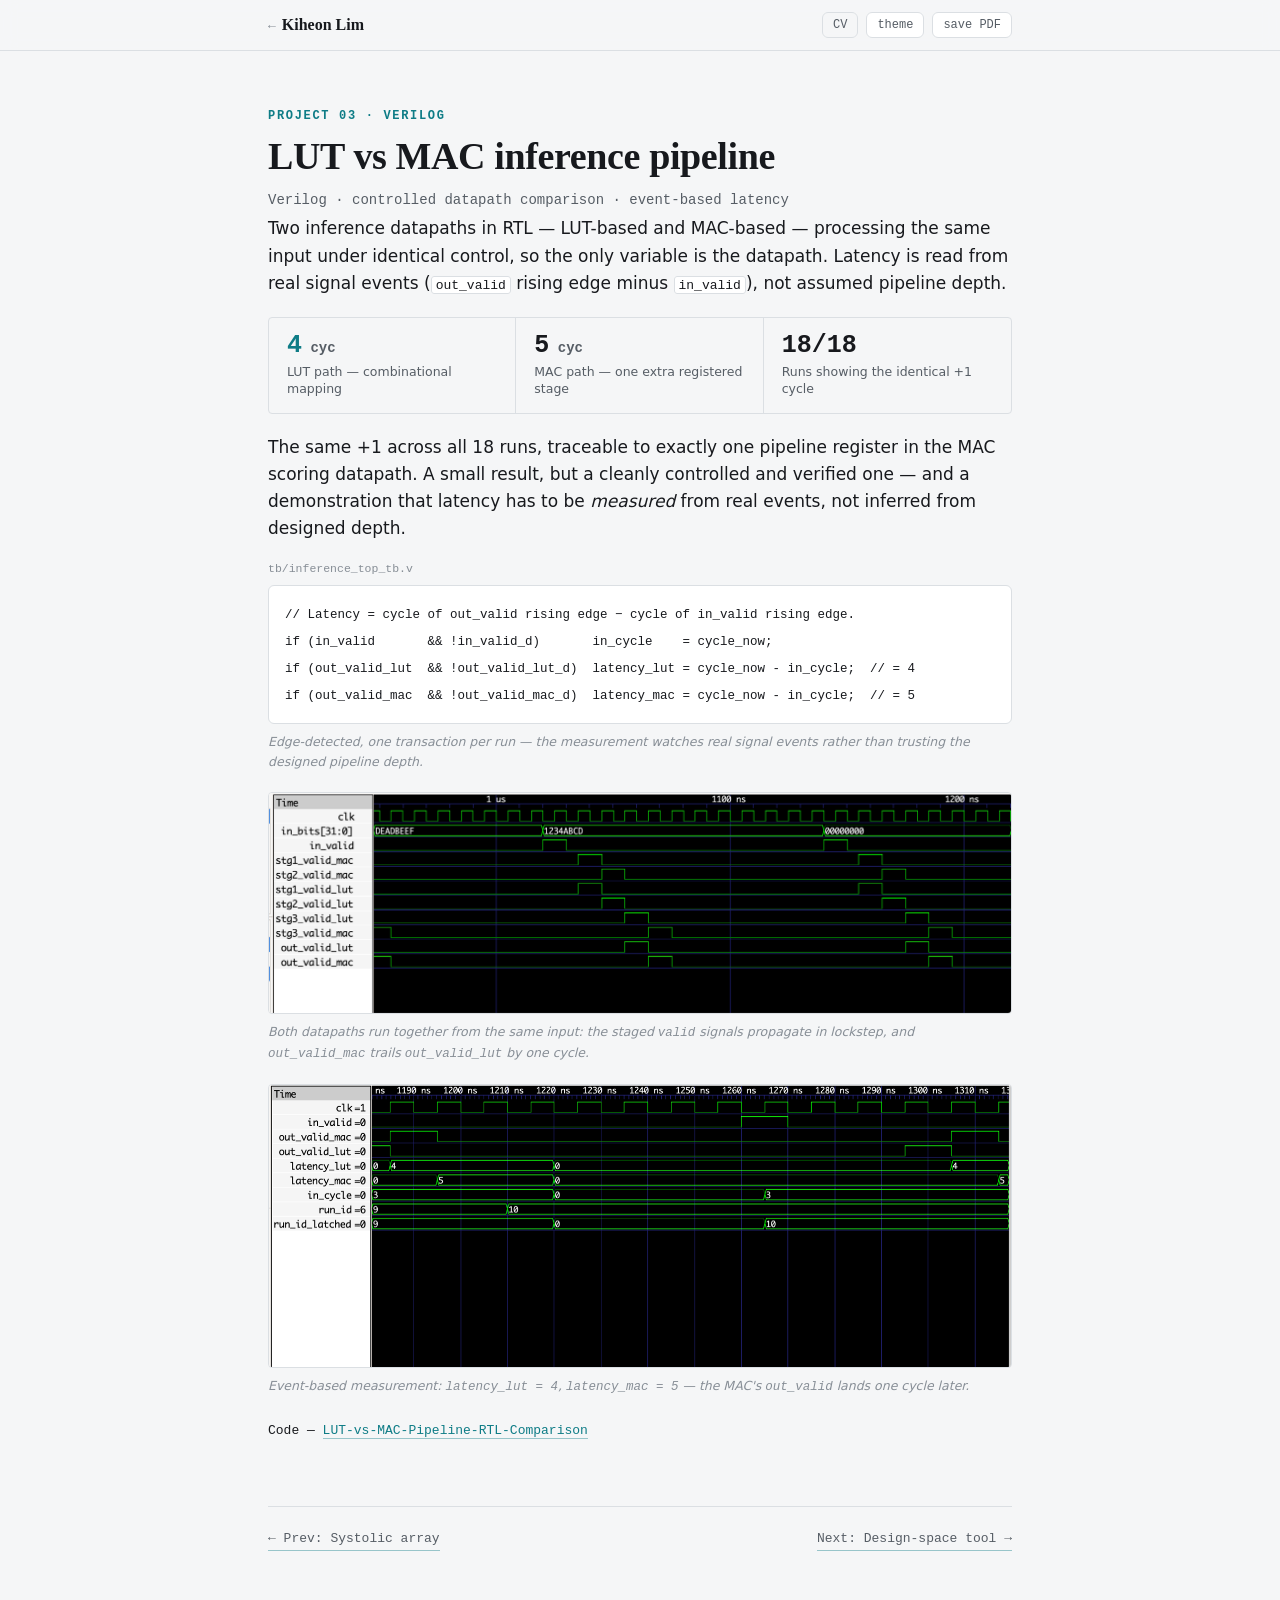
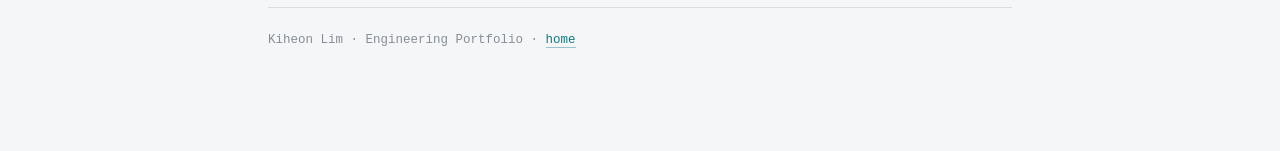
<file: projects/lut-vs-mac.html>
<!DOCTYPE html>
<html lang="en">
<head>
  <meta charset="UTF-8" />
  <meta name="viewport" content="width=device-width, initial-scale=1.0" />
  <title>LUT vs MAC inference pipeline — Kiheon Lim</title>
  <meta name="description" content="A controlled RTL comparison of LUT vs MAC inference datapaths, isolating one register with event-based latency measurement." />
  <meta name="theme-color" content="#0E7C86" />
  <meta property="og:title" content="LUT vs MAC inference pipeline" />
  <meta property="og:description" content="LUT 4 / MAC 5 cycles, the same +1 across all 18 runs, traceable to one register." />
  <link rel="stylesheet" href="/styles.css" />
  <script>(function(){try{var t=localStorage.getItem('theme');if(t)document.documentElement.setAttribute('data-theme',t);}catch(e){}})();</script>
</head>
<body>
  <nav class="nav">
    <div class="nav-inner">
      <a class="nav-home" href="/"><span class="back">←</span>Kiheon Lim</a>
      <div class="nav-ctrl"><a class="navlink" href="/cv.html">CV</a>
        <button id="themeBtn" type="button" aria-label="Toggle light or dark theme">theme</button>
        <button id="printBtn" type="button" aria-label="Save as PDF">save PDF</button>
      </div>
    </div>
  </nav>

  <div class="wrap content">
    <header class="proj-header">
      <div class="eyebrow">Project 03 · Verilog</div>
      <h1>LUT vs MAC inference pipeline</h1>
      <p class="lede">Verilog · controlled datapath comparison · event-based latency</p>
    </header>

    <p>Two inference datapaths in RTL — LUT-based and MAC-based — processing the same input under identical control, so the only variable is the datapath. Latency is read from real signal events (<code>out_valid</code> rising edge minus <code>in_valid</code>), not assumed pipeline depth.</p>

    <div class="results">
      <div class="r key"><div class="v">4<span class="u"> cyc</span></div><div class="l">LUT path — combinational mapping</div></div>
      <div class="r"><div class="v">5<span class="u"> cyc</span></div><div class="l">MAC path — one extra registered stage</div></div>
      <div class="r"><div class="v">18/18</div><div class="l">Runs showing the identical +1 cycle</div></div>
    </div>

    <p>The same +1 across all 18 runs, traceable to exactly one pipeline register in the MAC scoring datapath. A small result, but a cleanly controlled and verified one — and a demonstration that latency has to be <em>measured</em> from real events, not inferred from designed depth.</p>

    <div class="code">
      <div class="fname">tb/inference_top_tb.v</div>
      <pre class="snippet"><code>// Latency = cycle of out_valid rising edge − cycle of in_valid rising edge.
if (in_valid       &amp;&amp; !in_valid_d)       in_cycle    = cycle_now;
if (out_valid_lut  &amp;&amp; !out_valid_lut_d)  latency_lut = cycle_now - in_cycle;  // = 4
if (out_valid_mac  &amp;&amp; !out_valid_mac_d)  latency_mac = cycle_now - in_cycle;  // = 5</code></pre>
      <div class="cap">Edge-detected, one transaction per run — the measurement watches real signal events rather than trusting the designed pipeline depth.</div>
    </div>

    <figure>
      <img class="fig-img" src="/assets/lutmac_overview.png" alt="GTKWave overview of both pipelines: staged valid signals propagate through LUT and MAC paths, with the MAC output valid arriving one cycle after the LUT output" />
      <figcaption>Both datapaths run together from the same input: the staged <code>valid</code> signals propagate in lockstep, and <code>out_valid_mac</code> trails <code>out_valid_lut</code> by one cycle.</figcaption>
    </figure>

    <figure>
      <img class="fig-img" src="/assets/lutmac_latency.png" alt="GTKWave capture showing latency_lut settling to 4 and latency_mac to 5, with out_valid_lut asserting one cycle before out_valid_mac" />
      <figcaption>Event-based measurement: <code>latency_lut = 4</code>, <code>latency_mac = 5</code> — the MAC's <code>out_valid</code> lands one cycle later.</figcaption>
    </figure>

    <p style="margin-top:24px;font-family:var(--mono);font-size:13px;">Code — <a href="https://github.com/jkhlim125/LUT-vs-MAC-Pipeline-RTL-Comparison">LUT-vs-MAC-Pipeline-RTL-Comparison</a></p>

    <div class="prevnext">
      <a href="/projects/systolic-array.html">← Prev: Systolic array</a>
      <a href="/projects/decision-tool.html">Next: Design-space tool →</a>
    </div>
    <footer class="site">Kiheon Lim · Engineering Portfolio · <a href="/">home</a></footer>
  </div>
  <script src="/script.js"></script>
</body>
</html>
</file>
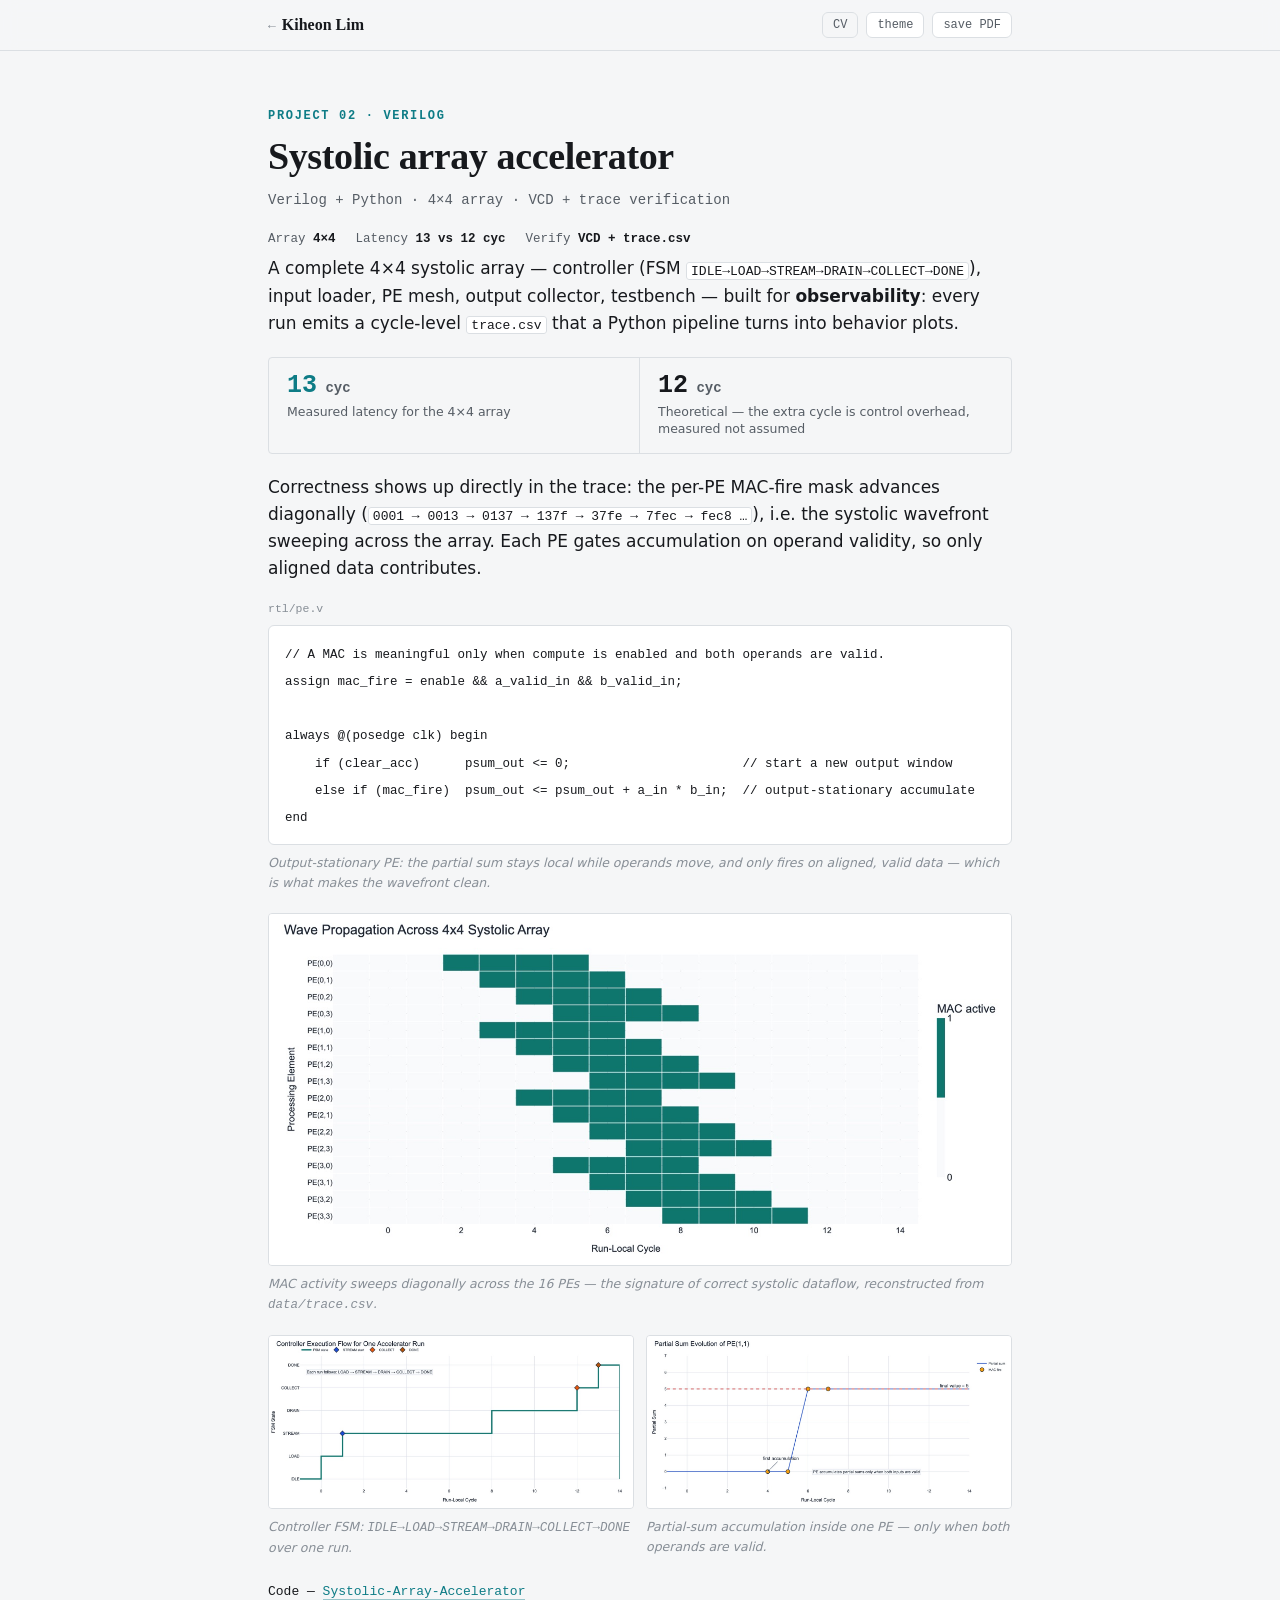
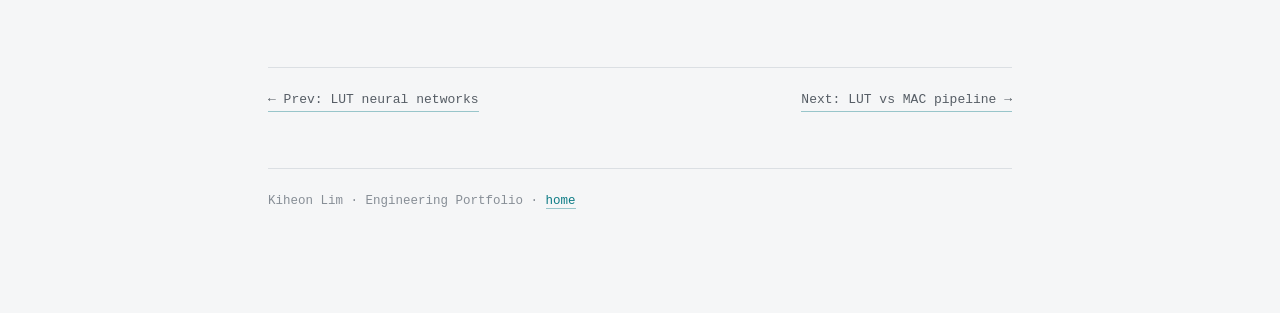
<file: projects/systolic-array.html>
<!DOCTYPE html>
<html lang="en">
<head>
  <meta charset="UTF-8" />
  <meta name="viewport" content="width=device-width, initial-scale=1.0" />
  <title>Systolic array accelerator — Kiheon Lim</title>
  <meta name="description" content="A 4×4 systolic array in Verilog built for observability — the systolic wavefront reconstructed from a cycle-level trace." />
  <meta name="theme-color" content="#0E7C86" />
  <meta property="og:title" content="Systolic array accelerator" />
  <meta property="og:description" content="4×4 Verilog array with cycle-level trace observability; 13 vs 12 cycle overhead measured." />
  <link rel="stylesheet" href="/styles.css" />
  <script>(function(){try{var t=localStorage.getItem('theme');if(t)document.documentElement.setAttribute('data-theme',t);}catch(e){}})();</script>
</head>
<body>
  <nav class="nav">
    <div class="nav-inner">
      <a class="nav-home" href="/"><span class="back">←</span>Kiheon Lim</a>
      <div class="nav-ctrl"><a class="navlink" href="/cv.html">CV</a>
        <button id="themeBtn" type="button" aria-label="Toggle light or dark theme">theme</button>
        <button id="printBtn" type="button" aria-label="Save as PDF">save PDF</button>
      </div>
    </div>
  </nav>

  <div class="wrap content">
    <header class="proj-header">
      <div class="eyebrow">Project 02 · Verilog</div>
      <h1>Systolic array accelerator</h1>
      <p class="lede">Verilog + Python · 4×4 array · VCD + trace verification</p>
    </header>

    <div class="proj-specs"><span>Array <b>4×4</b></span><span>Latency <b>13 vs 12 cyc</b></span><span>Verify <b>VCD + trace.csv</b></span></div>
    <p>A complete 4×4 systolic array — controller (FSM <code>IDLE→LOAD→STREAM→DRAIN→COLLECT→DONE</code>), input loader, PE mesh, output collector, testbench — built for <strong>observability</strong>: every run emits a cycle-level <code>trace.csv</code> that a Python pipeline turns into behavior plots.</p>

    <div class="results">
      <div class="r key"><div class="v">13<span class="u"> cyc</span></div><div class="l">Measured latency for the 4×4 array</div></div>
      <div class="r"><div class="v">12<span class="u"> cyc</span></div><div class="l">Theoretical — the extra cycle is control overhead, measured not assumed</div></div>
    </div>

    <p>Correctness shows up directly in the trace: the per-PE MAC-fire mask advances diagonally (<code>0001 → 0013 → 0137 → 137f → 37fe → 7fec → fec8 …</code>), i.e. the systolic wavefront sweeping across the array. Each PE gates accumulation on operand validity, so only aligned data contributes.</p>

    <div class="code">
      <div class="fname">rtl/pe.v</div>
      <pre class="snippet"><code>// A MAC is meaningful only when compute is enabled and both operands are valid.
assign mac_fire = enable &amp;&amp; a_valid_in &amp;&amp; b_valid_in;

always @(posedge clk) begin
    if (clear_acc)      psum_out &lt;= 0;                       // start a new output window
    else if (mac_fire)  psum_out &lt;= psum_out + a_in * b_in;  // output-stationary accumulate
end</code></pre>
      <div class="cap">Output-stationary PE: the partial sum stays local while operands move, and only fires on aligned, valid data — which is what makes the wavefront clean.</div>
    </div>

    <figure>
      <img class="fig-img" src="/assets/systolic_wave.jpg" alt="Heatmap of MAC activity across the 16 processing elements over run-local cycles, showing a diagonal wavefront through the 4x4 array" />
      <figcaption>MAC activity sweeps diagonally across the 16 PEs — the signature of correct systolic dataflow, reconstructed from <code>data/trace.csv</code>.</figcaption>
    </figure>

    <div class="fig-2">
      <figure style="margin:0;">
        <img class="fig-img" src="/assets/systolic_fsm.jpg" alt="Controller FSM state over run-local cycles, stepping IDLE, LOAD, STREAM, DRAIN, COLLECT, DONE" />
        <figcaption>Controller FSM: <code>IDLE→LOAD→STREAM→DRAIN→COLLECT→DONE</code> over one run.</figcaption>
      </figure>
      <figure style="margin:0;">
        <img class="fig-img" src="/assets/systolic_psum.jpg" alt="Partial-sum evolution inside one processing element, accumulating only when both inputs are valid and settling to its final value" />
        <figcaption>Partial-sum accumulation inside one PE — only when both operands are valid.</figcaption>
      </figure>
    </div>

    <p style="margin-top:24px;font-family:var(--mono);font-size:13px;">Code — <a href="https://github.com/jkhlim125/Systolic-Array-Accelerator">Systolic-Array-Accelerator</a></p>

    <div class="prevnext">
      <a href="/projects/lut-fpga-nn.html">← Prev: LUT neural networks</a>
      <a href="/projects/lut-vs-mac.html">Next: LUT vs MAC pipeline →</a>
    </div>
    <footer class="site">Kiheon Lim · Engineering Portfolio · <a href="/">home</a></footer>
  </div>
  <script src="/script.js"></script>
</body>
</html>
</file>
<file: styles.css>
/* ===== Kiheon Lim — portfolio site ===== */
:root {
  --paper:#F5F6F7; --surface:#FFFFFF; --ink:#17191D; --muted:#565D65;
  --faint:#878E96; --rule:#DBDFE3; --accent:#0E7C86; --accent-soft:#E4F0F1;
  --serif:'Charter','Iowan Old Style','Palatino Linotype',Georgia,'Times New Roman',serif;
  --sans:system-ui,-apple-system,'Segoe UI',Roboto,Helvetica,Arial,sans-serif;
  --mono:ui-monospace,'SF Mono','JetBrains Mono',Menlo,Consolas,monospace;
}
@media (prefers-color-scheme: dark) {
  :root {
    --paper:#0F1113; --surface:#16191C; --ink:#E7E9EB; --muted:#9AA1A8;
    --faint:#6C737B; --rule:#262A2F; --accent:#38B2BD; --accent-soft:#122F34;
  }
}
:root[data-theme="light"] {
  --paper:#F5F6F7; --surface:#FFFFFF; --ink:#17191D; --muted:#565D65;
  --faint:#878E96; --rule:#DBDFE3; --accent:#0E7C86; --accent-soft:#E4F0F1;
}
:root[data-theme="dark"] {
  --paper:#0F1113; --surface:#16191C; --ink:#E7E9EB; --muted:#9AA1A8;
  --faint:#6C737B; --rule:#262A2F; --accent:#38B2BD; --accent-soft:#122F34;
}

* { box-sizing:border-box; }
html { background:var(--paper); scroll-behavior:smooth; }
body {
  margin:0; background:var(--paper); color:var(--ink);
  font-family:var(--sans); font-size:17px; line-height:1.6; -webkit-font-smoothing:antialiased;
}
.wrap { max-width:800px; margin:0 auto; padding:0 28px 96px; }

h1,h2,h3 { font-family:var(--serif); font-weight:600; text-wrap:balance; line-height:1.18; }
.eyebrow { font-family:var(--mono); font-size:12px; letter-spacing:.14em; text-transform:uppercase; color:var(--accent); font-weight:600; }
p { margin:0 0 1em; }
a { color:var(--accent); text-decoration:none; }
a:focus-visible, button:focus-visible { outline:2px solid var(--accent); outline-offset:2px; border-radius:2px; }
strong { font-weight:650; }
em { font-style:italic; }

/* ---- top nav ---- */
.nav {
  position:sticky; top:0; z-index:40; background:color-mix(in srgb, var(--paper) 88%, transparent);
  backdrop-filter:blur(8px); border-bottom:1px solid var(--rule);
}
.nav-inner { max-width:800px; margin:0 auto; padding:12px 28px; display:flex; align-items:center; justify-content:space-between; gap:16px; }
.nav-home { font-family:var(--serif); font-weight:600; font-size:16px; color:var(--ink); }
.nav-home:hover { color:var(--accent); }
.nav-home .back { color:var(--faint); font-family:var(--mono); font-size:13px; margin-right:6px; }
.nav-ctrl { display:flex; gap:8px; align-items:center; }
.nav-ctrl .navlink {
  font-family:var(--mono); font-size:12px; color:var(--muted); border:1px solid var(--rule);
  border-radius:6px; padding:6px 10px; line-height:1; transition:border-color .15s, color .15s;
}
.nav-ctrl .navlink:hover { color:var(--accent); border-color:var(--accent); }
.nav-ctrl button {
  font-family:var(--mono); font-size:12px; color:var(--muted); background:var(--surface);
  border:1px solid var(--rule); border-radius:6px; padding:6px 10px; cursor:pointer; line-height:1;
  transition:border-color .15s, color .15s;
}
.nav-ctrl button:hover { color:var(--accent); border-color:var(--accent); }

/* ---- hero (home) ---- */
.hero { padding:64px 0 8px; }
.hero h1 { font-size:clamp(38px,7vw,52px); margin:8px 0 8px; letter-spacing:-.015em; }
.hero .tagline { font-size:20px; color:var(--muted); font-family:var(--serif); font-style:italic; margin:0 0 22px; max-width:60ch; }
.focus-line { font-family:var(--mono); font-size:13px; color:var(--ink); background:var(--accent-soft); border-left:2px solid var(--accent); padding:11px 15px; margin:0 0 30px; border-radius:0 3px 3px 0; }
.meta { display:flex; flex-wrap:wrap; gap:6px 22px; font-family:var(--mono); font-size:13px; color:var(--muted); padding-top:18px; border-top:1px solid var(--rule); }
.meta a { color:var(--muted); }
.meta a:hover { color:var(--accent); }

/* ---- section label ---- */
.section-label { font-family:var(--mono); font-size:12px; letter-spacing:.12em; text-transform:uppercase; color:var(--faint); margin:56px 0 20px; padding-bottom:10px; border-bottom:1px solid var(--rule); }

/* ---- project cards ---- */
.cards { display:grid; grid-template-columns:1fr 1fr; gap:16px; }
@media (max-width:640px){ .cards { grid-template-columns:1fr; } }
.card {
  display:flex; flex-direction:column; border:1px solid var(--rule); border-radius:6px;
  background:var(--surface); padding:20px 20px 18px; text-decoration:none; color:var(--ink);
  transition:border-color .15s, transform .15s;
}
.card:hover { border-color:var(--accent); transform:translateY(-2px); }
.card.featured { grid-column:1 / -1; }
.card .c-no { font-family:var(--mono); font-size:12px; color:var(--faint); font-weight:600; letter-spacing:.06em; }
.card h3 { font-size:20px; margin:6px 0 8px; }
.card .c-desc { font-size:14.5px; color:var(--muted); margin:0 0 14px; line-height:1.5; }
.card .c-stat { font-family:var(--mono); font-size:13px; color:var(--accent); font-variant-numeric:tabular-nums; margin-bottom:12px; }
.card .c-foot { margin-top:auto; display:flex; align-items:center; justify-content:space-between; gap:10px; }
.tags { display:flex; flex-wrap:wrap; gap:6px; }
.tag { font-family:var(--mono); font-size:11px; color:var(--muted); border:1px solid var(--rule); border-radius:20px; padding:2px 8px; }
.card .go { font-family:var(--mono); font-size:12.5px; color:var(--accent); white-space:nowrap; }

/* ---- project detail header ---- */
.proj-header { padding:56px 0 4px; }
.proj-header h1 { font-size:clamp(28px,5vw,38px); margin:8px 0 10px; letter-spacing:-.01em; }
.proj-header .lede { font-family:var(--mono); font-size:14px; color:var(--muted); margin:0; }

/* ---- content blocks (shared with detail pages) ---- */
h2 { font-size:24px; margin:44px 0 4px; }
h3.blk { font-size:17px; margin:32px 0 8px; color:var(--ink); font-family:var(--serif); }
h3.blk .k { font-family:var(--mono); font-size:12px; color:var(--accent); text-transform:uppercase; letter-spacing:.08em; display:block; margin-bottom:2px; font-weight:600; }
.content p, .content ul { max-width:70ch; }
ul.tight { margin:6px 0 0; padding-left:18px; }
ul.tight li { margin-bottom:6px; }
p code, li code { background:var(--surface); border:1px solid var(--rule); padding:.5px 4px; border-radius:3px; font-family:var(--mono); font-size:13px; }
.content a { border-bottom:1px solid color-mix(in srgb, var(--accent) 40%, transparent); }
.content a:hover { border-bottom-color:var(--accent); }

/* results stat row */
.results { display:flex; flex-wrap:wrap; gap:0; border:1px solid var(--rule); border-radius:4px; margin:20px 0; overflow:hidden; }
.results .r { flex:1 1 150px; padding:15px 18px; border-right:1px solid var(--rule); }
.results .r:last-child { border-right:none; }
.results .v { font-family:var(--mono); font-size:25px; font-weight:600; color:var(--ink); font-variant-numeric:tabular-nums; line-height:1; }
.results .v .u { font-size:14px; color:var(--muted); }
.results .l { font-size:12.5px; color:var(--muted); margin-top:6px; line-height:1.35; }
.results .r.key .v { color:var(--accent); }

/* tables */
.tbl-scroll { overflow-x:auto; margin:16px 0 6px; }
table { border-collapse:collapse; width:100%; font-size:14px; }
th,td { text-align:left; padding:7px 14px 7px 0; border-bottom:1px solid var(--rule); white-space:nowrap; }
th { font-family:var(--mono); font-size:11.5px; letter-spacing:.06em; text-transform:uppercase; color:var(--faint); font-weight:600; }
td { font-family:var(--mono); color:var(--ink); font-variant-numeric:tabular-nums; }
td.t { font-family:var(--sans); white-space:normal; color:var(--muted); }
.num { text-align:right; }
caption { caption-side:bottom; text-align:left; font-size:12.5px; color:var(--faint); padding-top:8px; font-style:italic; }

/* figures */
figure { margin:20px 0; }
.fig-img { display:block; width:100%; height:auto; border:1px solid var(--rule); border-radius:4px; background:#fff; }
.fig-col { display:flex; flex-direction:column; gap:16px; }
.fig-lbl { font-family:var(--mono); font-size:12px; color:var(--accent); font-weight:600; margin-bottom:5px; }
figcaption { font-size:12.5px; color:var(--faint); margin-top:8px; font-style:italic; }
.fig-2 { display:grid; grid-template-columns:1fr 1fr; gap:12px; }
@media (max-width:640px){ .fig-2 { grid-template-columns:1fr; } }

/* about (home) */
.about p { max-width:68ch; color:var(--ink); }
.about p + p { margin-top:0; }

/* code snippets */
.code { margin:18px 0; }
.code .fname { font-family:var(--mono); font-size:11.5px; color:var(--faint); margin-bottom:6px; }
pre.snippet { background:var(--surface); border:1px solid var(--rule); border-radius:6px; padding:14px 16px; overflow-x:auto; margin:0; }
pre.snippet code { font-family:var(--mono); font-size:12.5px; line-height:1.55; color:var(--ink); white-space:pre; background:none; border:none; padding:0; }
.code .cap { font-size:12.5px; color:var(--faint); margin-top:8px; font-style:italic; }

.proj-specs { display:flex; flex-wrap:wrap; gap:4px 20px; font-family:var(--mono); font-size:12.5px; color:var(--muted); margin:14px 0 6px; }
.proj-specs b { color:var(--ink); font-weight:600; }

/* prev/next */
.prevnext { display:flex; justify-content:space-between; gap:16px; margin-top:64px; padding-top:22px; border-top:1px solid var(--rule); font-family:var(--mono); font-size:13px; }
.prevnext a { color:var(--muted); }
.prevnext a:hover { color:var(--accent); }
.prevnext .disabled { color:var(--faint); opacity:.4; pointer-events:none; }

footer.site { margin-top:56px; padding:22px 0 8px; border-top:1px solid var(--rule); font-family:var(--mono); font-size:12.5px; color:var(--faint); }

@media (prefers-reduced-motion:reduce){ html{ scroll-behavior:auto; } * { transition:none !important; } }

@media print {
  :root { --paper:#fff; --surface:#fff; --ink:#111; --muted:#444; --faint:#777; --rule:#ccc; --accent:#0E7C86; --accent-soft:#eef5f5; }
  .nav, .prevnext, .nav-ctrl { display:none; }
  body { font-size:11pt; }
  .wrap { padding:0; max-width:none; }
  section, .results, .tbl-scroll, figure { page-break-inside:avoid; }
  a { color:#111; }
}
</file>
